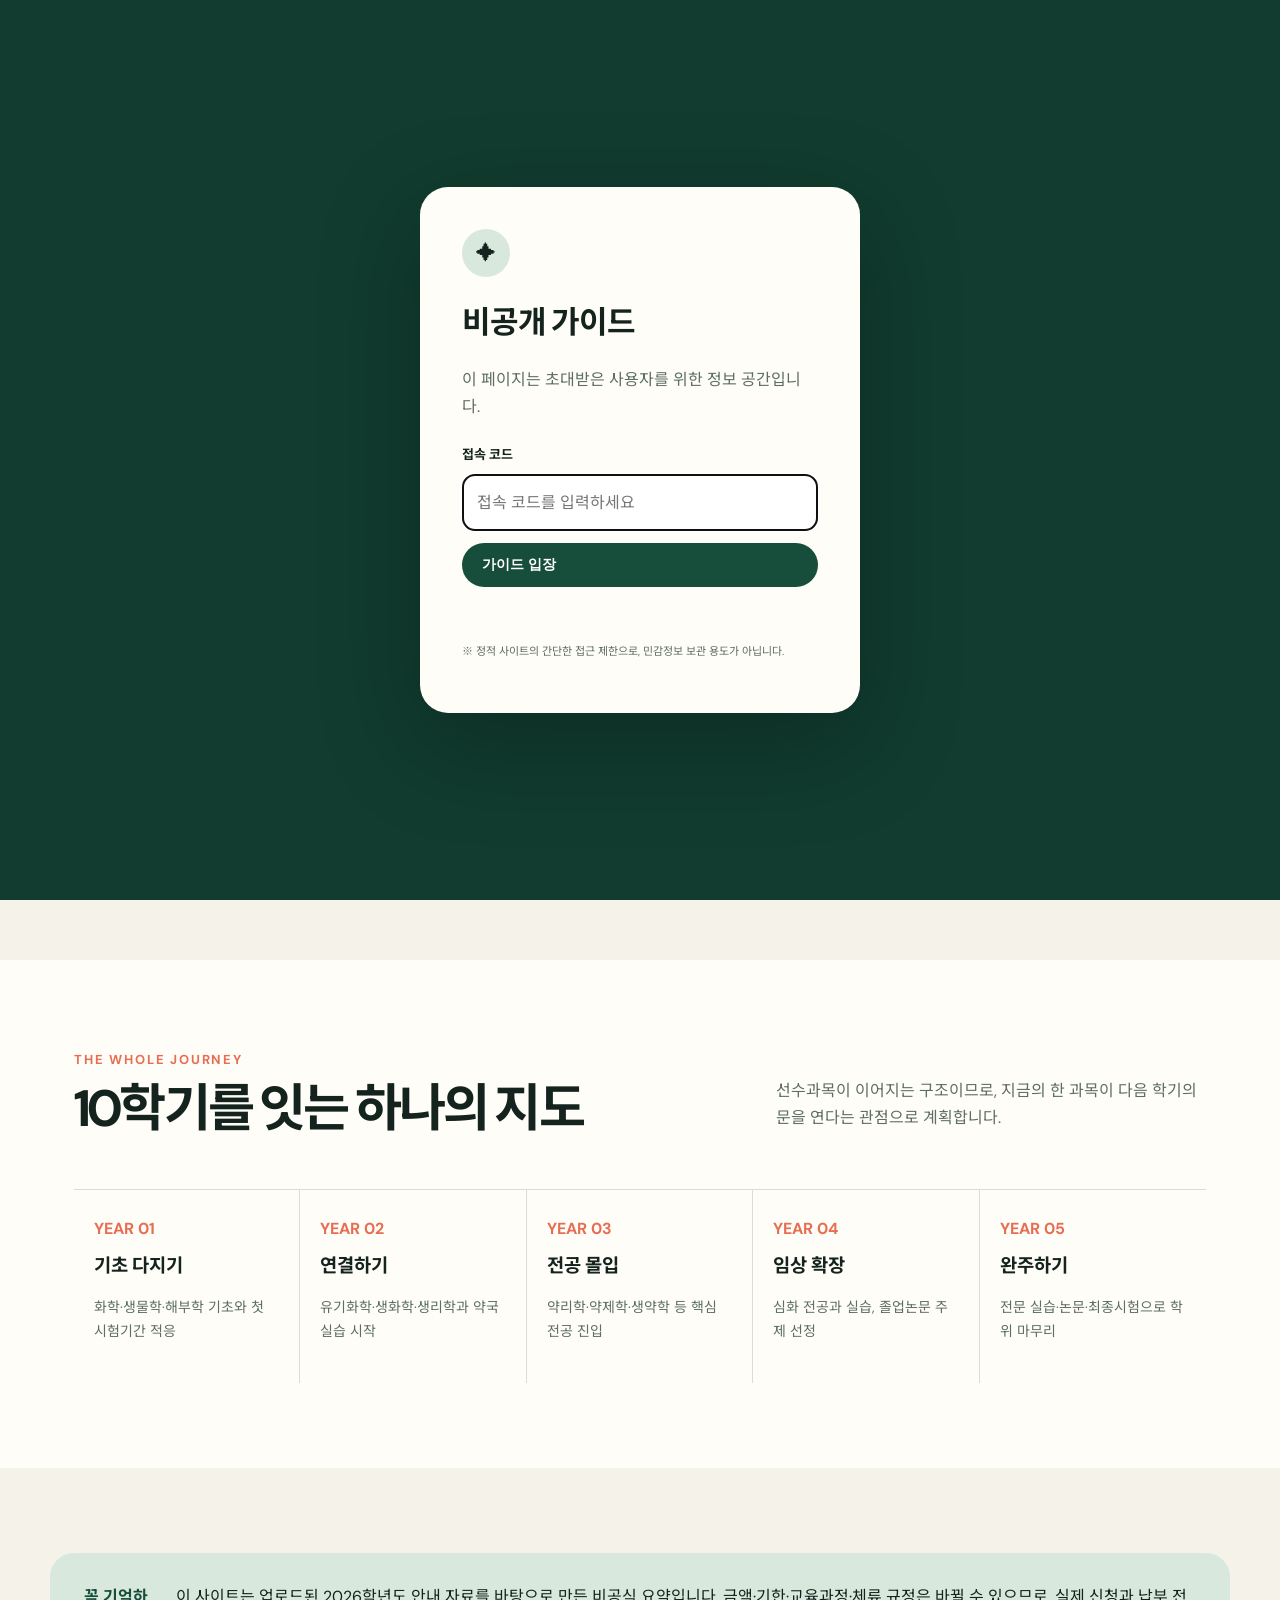
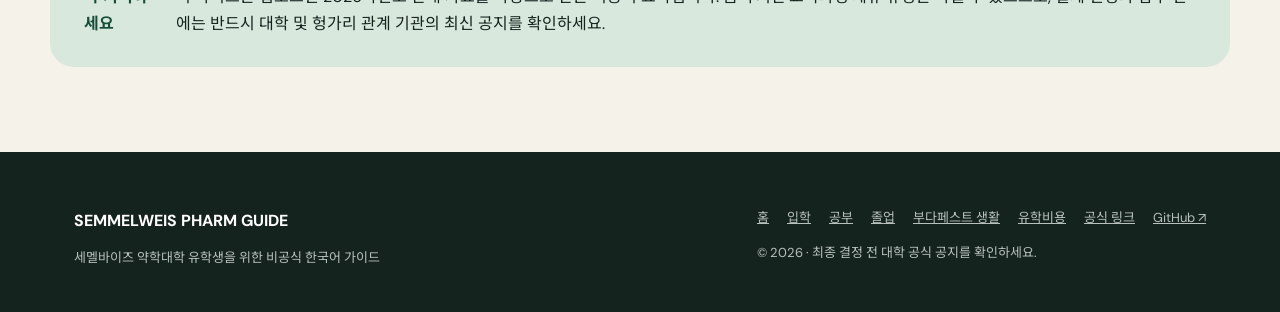
<file: docs/index.html>
<!doctype html><html lang="ko" class="locked"><head><meta charset="utf-8"><meta name="viewport" content="width=device-width,initial-scale=1"><meta name="description" content="세멜바이즈 대학교 약학대학 입학부터 졸업까지 정리한 한국어 가이드"><title>Semmelweis Pharm Guide</title><link rel="stylesheet" href="assets/styles.css"></head><body><div class="auth-overlay"><form class="auth-box" id="auth-form"><div class="lock">✦</div><h1>비공개 가이드</h1><p>이 페이지는 초대받은 사용자를 위한 정보 공간입니다.</p><label for="access-code">접속 코드</label><input id="access-code" type="password" autocomplete="current-password" required placeholder="접속 코드를 입력하세요"><button class="btn" type="submit">가이드 입장</button><p class="auth-error" role="alert"></p><p class="auth-note">※ 정적 사이트의 간단한 접근 제한으로, 민감정보 보관 용도가 아닙니다.</p></form></div><a class="skip" href="#main">본문으로 건너뛰기</a><header class="site-header"><nav class="nav" aria-label="주요 메뉴"><a class="brand" href="index.html"><span class="brand-mark">S</span>SEMMELWEIS PHARM GUIDE</a><button class="menu-btn" aria-label="메뉴 열기">☰</button><div class="nav-links" data-nav></div></nav></header><main id="main"><section class="container hero"><div><p class="eyebrow">Budapest · Pharmacy · 5-year journey</p><h1>입학부터 졸업까지,<br><em>흐름이 보이는</em> 약대 생활</h1><p class="lede">복잡한 입학 행정, 10학기의 공부, 부다페스트 정착과 졸업 준비를 한눈에 찾도록 정리한 실전형 한국어 가이드입니다.</p><div class="actions"><a class="btn" href="admission.html">입학 준비 시작</a><a class="btn secondary" href="study.html">학업 로드맵 보기</a></div></div><aside class="hero-panel"><figure class="university-emblem"><img src="assets/semmelweis-emblem.png" alt="세멜바이즈 대학교 문장" width="447" height="447"></figure><span class="eyebrow">PROGRAM AT A GLANCE</span><div class="number">5</div><h2>years · 10 semesters</h2><p>기초과학에서 임상약학, 논문과 최종시험까지 이어지는 통합형 약학 과정</p></aside></section><section class="container quick-grid" aria-label="빠른 메뉴"><a class="quick-card" href="admission.html"><span>01 · BEFORE</span><h3>입학 준비 →</h3><p>합격 수락, 납부, 서류, 등록</p></a><a class="quick-card" href="study.html"><span>02 · DURING</span><h3>공부 전략 →</h3><p>학년별 과목과 시험 루틴</p></a><a class="quick-card" href="graduation.html"><span>03 · AFTER</span><h3>졸업 설계 →</h3><p>실습, 논문, 최종시험</p></a><a class="quick-card" href="life.html"><span>04 · LIFE</span><h3>현지 생활 →</h3><p>주거, 체류, 건강과 예산</p></a></section><section class="section white"><div class="container"><div class="section-title"><div><span class="eyebrow">THE WHOLE JOURNEY</span><h2>10학기를 잇는 하나의 지도</h2></div><p>선수과목이 이어지는 구조이므로, 지금의 한 과목이 다음 학기의 문을 연다는 관점으로 계획합니다.</p></div><div class="timeline"><article><b>YEAR 01</b><h3>기초 다지기</h3><p>화학·생물학·해부학 기초와 첫 시험기간 적응</p></article><article><b>YEAR 02</b><h3>연결하기</h3><p>유기화학·생화학·생리학과 약국 실습 시작</p></article><article><b>YEAR 03</b><h3>전공 몰입</h3><p>약리학·약제학·생약학 등 핵심 전공 진입</p></article><article><b>YEAR 04</b><h3>임상 확장</h3><p>심화 전공과 실습, 졸업논문 주제 선정</p></article><article><b>YEAR 05</b><h3>완주하기</h3><p>전문 실습·논문·최종시험으로 학위 마무리</p></article></div></div></section><section class="section"><div class="container notice"><strong>꼭 기억하세요</strong><div>이 사이트는 업로드된 2026학년도 안내 자료를 바탕으로 만든 비공식 요약입니다. 금액·기한·교육과정·체류 규정은 바뀔 수 있으므로, 실제 신청과 납부 전에는 반드시 대학 및 헝가리 관계 기관의 최신 공지를 확인하세요.</div></div></section></main><footer class="site-footer"><div class="container footer-grid"><div><strong>SEMMELWEIS PHARM GUIDE</strong><p>세멜바이즈 약학대학 유학생을 위한 비공식 한국어 가이드</p></div><div><div class="footer-links" data-nav></div><p>© <span data-year></span> · 최종 결정 전 대학 공식 공지를 확인하세요.</p></div></div></footer><script src="assets/site.js"></script></body></html>
</file>
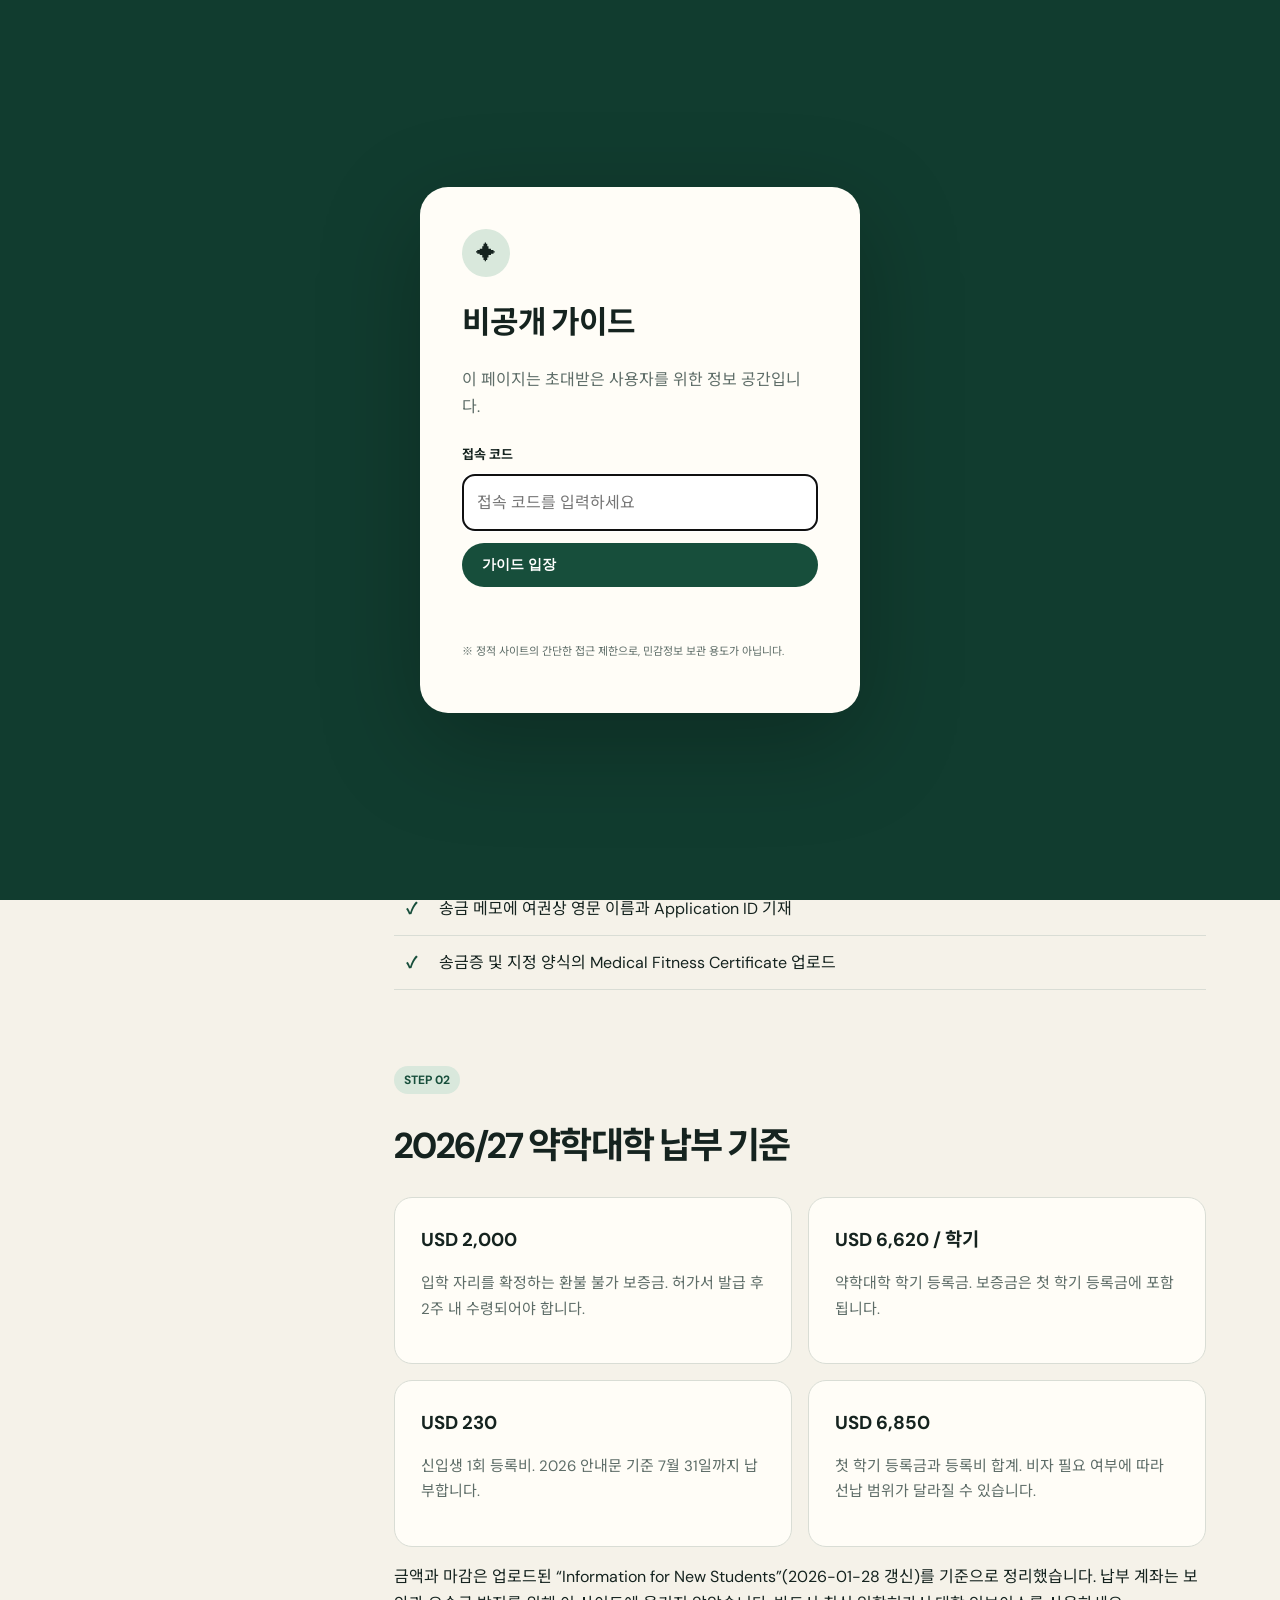
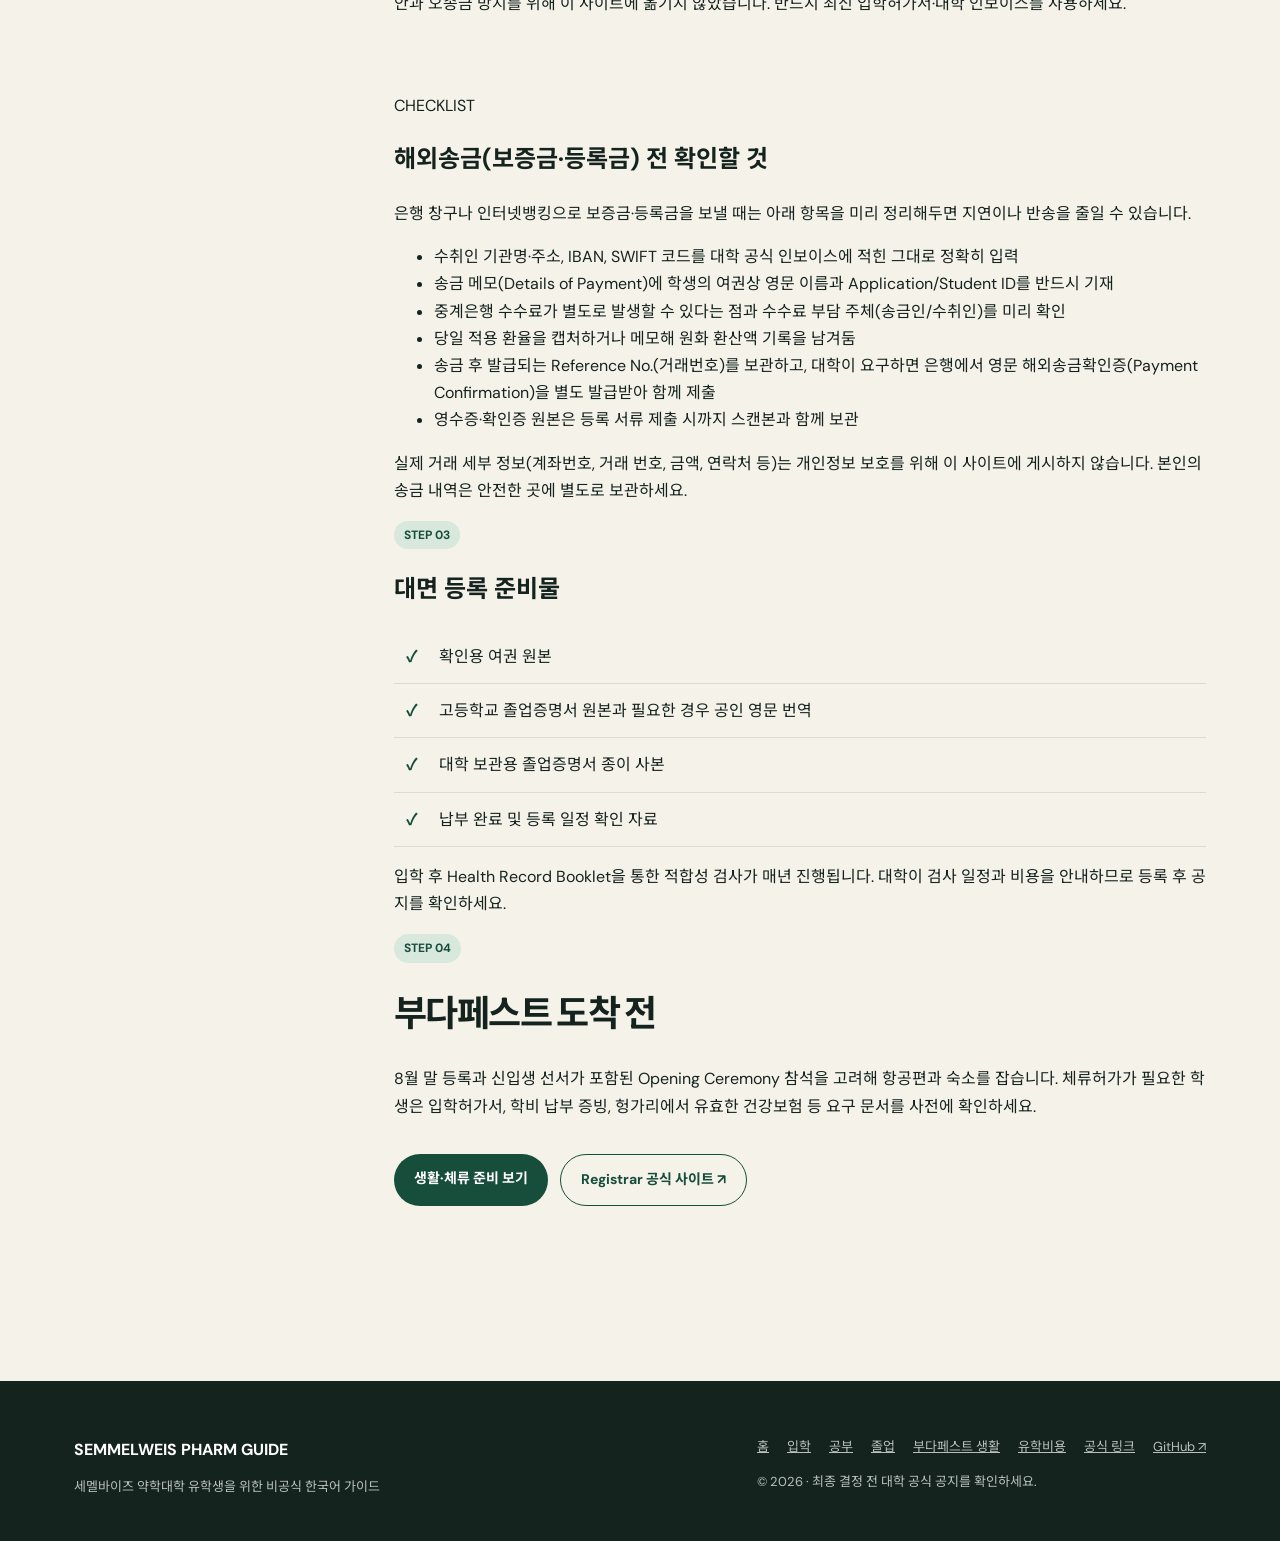
<file: docs/admission.html>
<!doctype html><html lang="ko" class="locked"><head><meta charset="utf-8"><meta name="viewport" content="width=device-width,initial-scale=1"><title>입학 준비 | Semmelweis Pharm Guide</title><link rel="stylesheet" href="assets/styles.css"></head><body><div class="auth-overlay"><form class="auth-box" id="auth-form"><div class="lock">✦</div><h1>비공개 가이드</h1><p>이 페이지는 초대받은 사용자를 위한 정보 공간입니다.</p><label for="access-code">접속 코드</label><input id="access-code" type="password" autocomplete="current-password" required placeholder="접속 코드를 입력하세요"><button class="btn" type="submit">가이드 입장</button><p class="auth-error" role="alert"></p><p class="auth-note">※ 정적 사이트의 간단한 접근 제한으로, 민감정보 보관 용도가 아닙니다.</p></form></div><a class="skip" href="#main">본문으로 건너뛰기</a><header class="site-header"><nav class="nav" aria-label="주요 메뉴"><a class="brand" href="index.html"><span class="brand-mark">S</span>SEMMELWEIS PHARM GUIDE</a><button class="menu-btn" aria-label="메뉴 열기">☰</button><div class="nav-links" data-nav></div></nav></header><main id="main"><section class="page-hero"><div class="container"><span class="eyebrow">ADMISSION</span><h1>합격 통지를<br>학생 신분으로 바꾸는 일</h1><p class="lede">입학 허가서를 받은 뒤 놓치기 쉬운 수락, 보증금, 의료 서류, 등록 절차를 순서대로 확인하세요.</p></div></section><div class="container content-layout"><aside class="side-nav"><a href="#accept">합격 수락</a><a href="#payment">학비·납부</a><a href="#remittance">해외송금 체크리스트</a><a href="#documents">등록 서류</a><a href="#arrival">도착 전</a></aside><article><section id="accept" class="article-section"><span class="tag">STEP 01</span><h2>허가서 발급일부터 2주</h2><p>2026 신입생 안내 기준, SEMAPHOR에서 입학 제안을 수락하고 보증금 또는 등록금을 송금한 뒤 송금증과 의료 적합 증명서를 업로드합니다. 국제송금은 영업일 3~5일이 걸릴 수 있으므로 마감일보다 충분히 일찍 처리하세요.</p><ul class="checklist"><li>Letter of Admission의 이름·과정·지원 ID 확인</li><li>SEMAPHOR에서 입학 의사 표시</li><li>송금 메모에 여권상 영문 이름과 Application ID 기재</li><li>송금증 및 지정 양식의 Medical Fitness Certificate 업로드</li></ul></section><section id="payment" class="article-section"><span class="tag">STEP 02</span><h2>2026/27 약학대학 납부 기준</h2><div class="cards"><div class="card"><h3>USD 2,000</h3><p>입학 자리를 확정하는 환불 불가 보증금. 허가서 발급 후 2주 내 수령되어야 합니다.</p></div><div class="card"><h3>USD 6,620 / 학기</h3><p>약학대학 학기 등록금. 보증금은 첫 학기 등록금에 포함됩니다.</p></div><div class="card"><h3>USD 230</h3><p>신입생 1회 등록비. 2026 안내문 기준 7월 31일까지 납부합니다.</p></div><div class="card"><h3>USD 6,850</h3><p>첫 학기 등록금과 등록비 합계. 비자 필요 여부에 따라 선납 범위가 달라질 수 있습니다.</p></div></div><p class=”source-note”>금액과 마감은 업로드된 “Information for New Students”(2026-01-28 갱신)를 기준으로 정리했습니다. 납부 계좌는 보안과 오송금 방지를 위해 이 사이트에 옮기지 않았습니다. 반드시 최신 입학허가서·대학 인보이스를 사용하세요.</p></section><section id=”remittance” class=”article-section”><span class=”tag”>CHECKLIST</span><h2>해외송금(보증금·등록금) 전 확인할 것</h2><p>은행 창구나 인터넷뱅킹으로 보증금·등록금을 보낼 때는 아래 항목을 미리 정리해두면 지연이나 반송을 줄일 수 있습니다.</p><ul class=”checklist”><li>수취인 기관명·주소, IBAN, SWIFT 코드를 대학 공식 인보이스에 적힌 그대로 정확히 입력</li><li>송금 메모(Details of Payment)에 학생의 여권상 영문 이름과 Application/Student ID를 반드시 기재</li><li>중계은행 수수료가 별도로 발생할 수 있다는 점과 수수료 부담 주체(송금인/수취인)를 미리 확인</li><li>당일 적용 환율을 캡처하거나 메모해 원화 환산액 기록을 남겨둠</li><li>송금 후 발급되는 Reference No.(거래번호)를 보관하고, 대학이 요구하면 은행에서 영문 해외송금확인증(Payment Confirmation)을 별도 발급받아 함께 제출</li><li>영수증·확인증 원본은 등록 서류 제출 시까지 스캔본과 함께 보관</li></ul><p class=”source-note”>실제 거래 세부 정보(계좌번호, 거래 번호, 금액, 연락처 등)는 개인정보 보호를 위해 이 사이트에 게시하지 않습니다. 본인의 송금 내역은 안전한 곳에 별도로 보관하세요.</p></section><section id=”documents” class=”article-section”><span class="tag">STEP 03</span><h2>대면 등록 준비물</h2><ul class="checklist"><li>확인용 여권 원본</li><li>고등학교 졸업증명서 원본과 필요한 경우 공인 영문 번역</li><li>대학 보관용 졸업증명서 종이 사본</li><li>납부 완료 및 등록 일정 확인 자료</li></ul><p>입학 후 Health Record Booklet을 통한 적합성 검사가 매년 진행됩니다. 대학이 검사 일정과 비용을 안내하므로 등록 후 공지를 확인하세요.</p></section><section id="arrival" class="article-section"><span class="tag">STEP 04</span><h2>부다페스트 도착 전</h2><p>8월 말 등록과 신입생 선서가 포함된 Opening Ceremony 참석을 고려해 항공편과 숙소를 잡습니다. 체류허가가 필요한 학생은 입학허가서, 학비 납부 증빙, 헝가리에서 유효한 건강보험 등 요구 문서를 사전에 확인하세요.</p><div class="actions"><a class="btn" href="life.html">생활·체류 준비 보기</a><a class="btn secondary" href="https://semmelweis.hu/registrar/" target="_blank" rel="noopener">Registrar 공식 사이트 ↗</a></div></section></article></div></main><footer class="site-footer"><div class="container footer-grid"><div><strong>SEMMELWEIS PHARM GUIDE</strong><p>세멜바이즈 약학대학 유학생을 위한 비공식 한국어 가이드</p></div><div><div class="footer-links" data-nav></div><p>© <span data-year></span> · 최종 결정 전 대학 공식 공지를 확인하세요.</p></div></div></footer><script src="assets/site.js"></script></body></html>
</file>
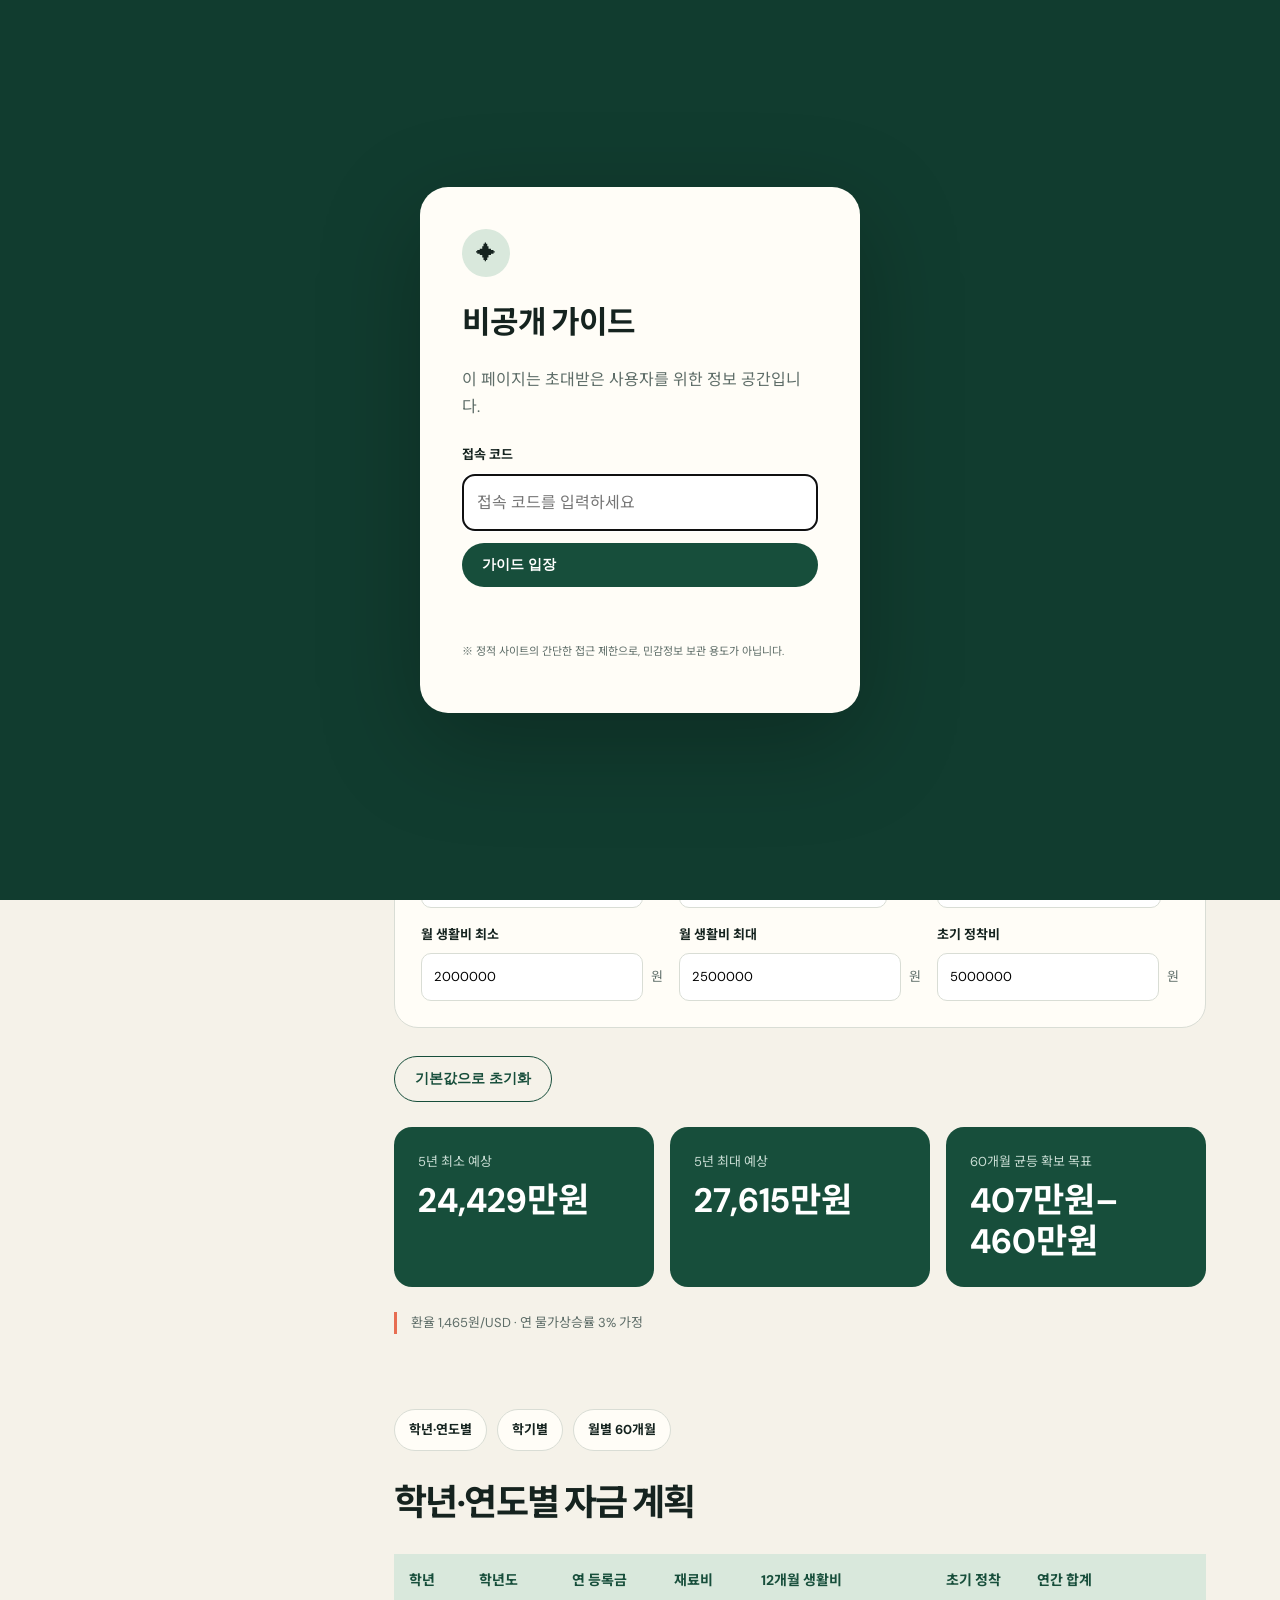
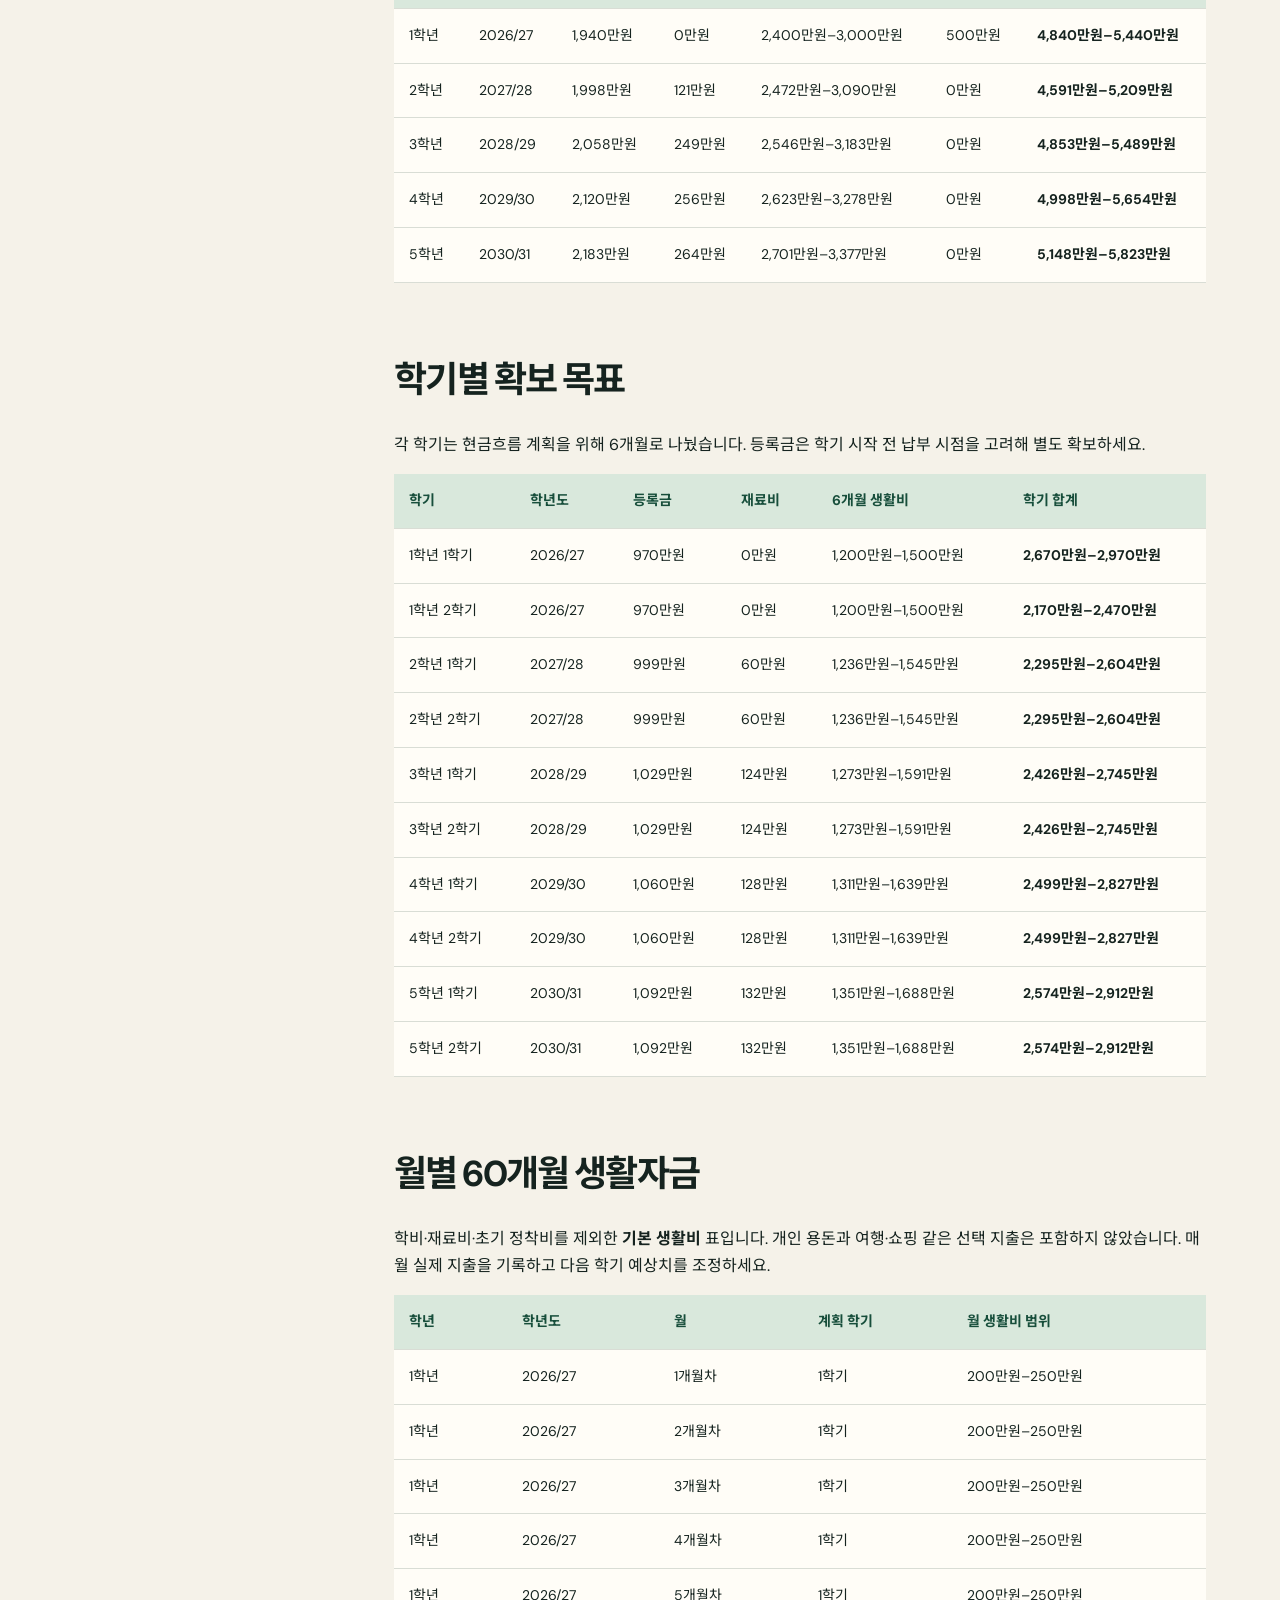
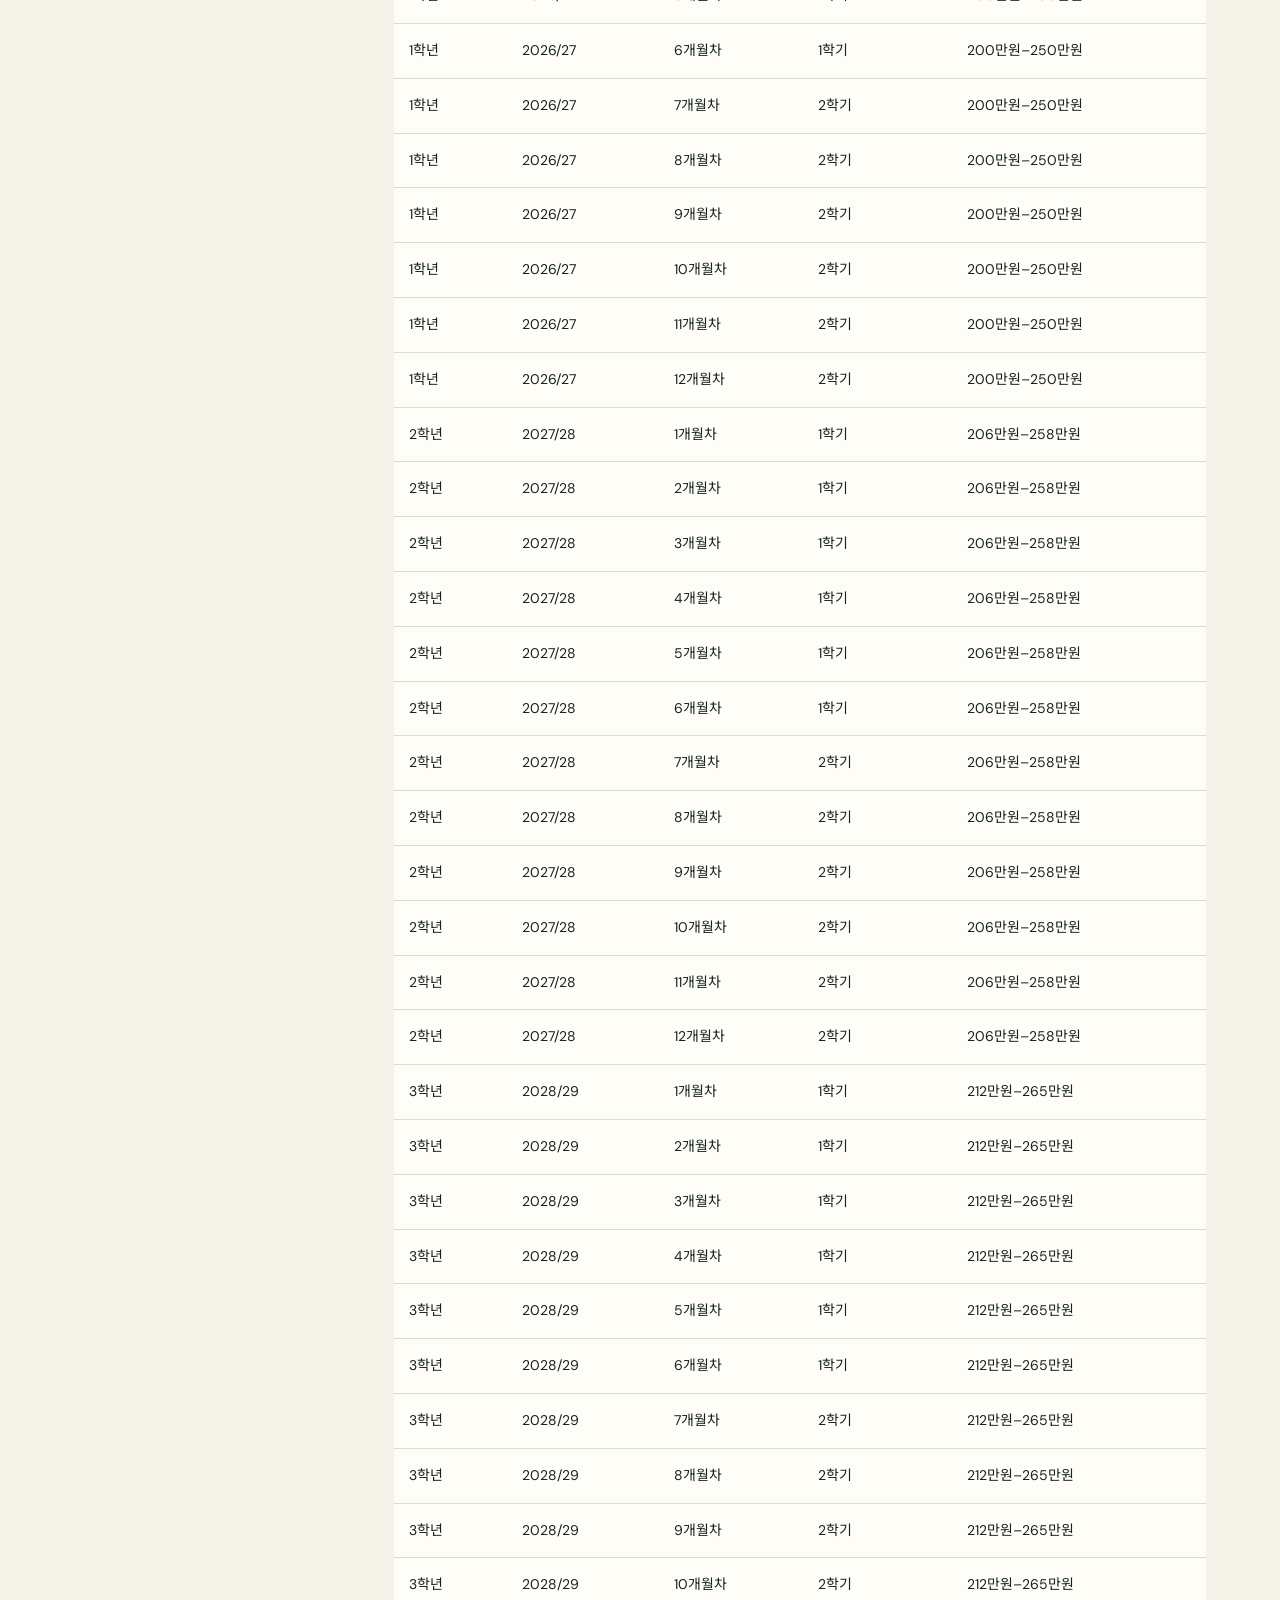
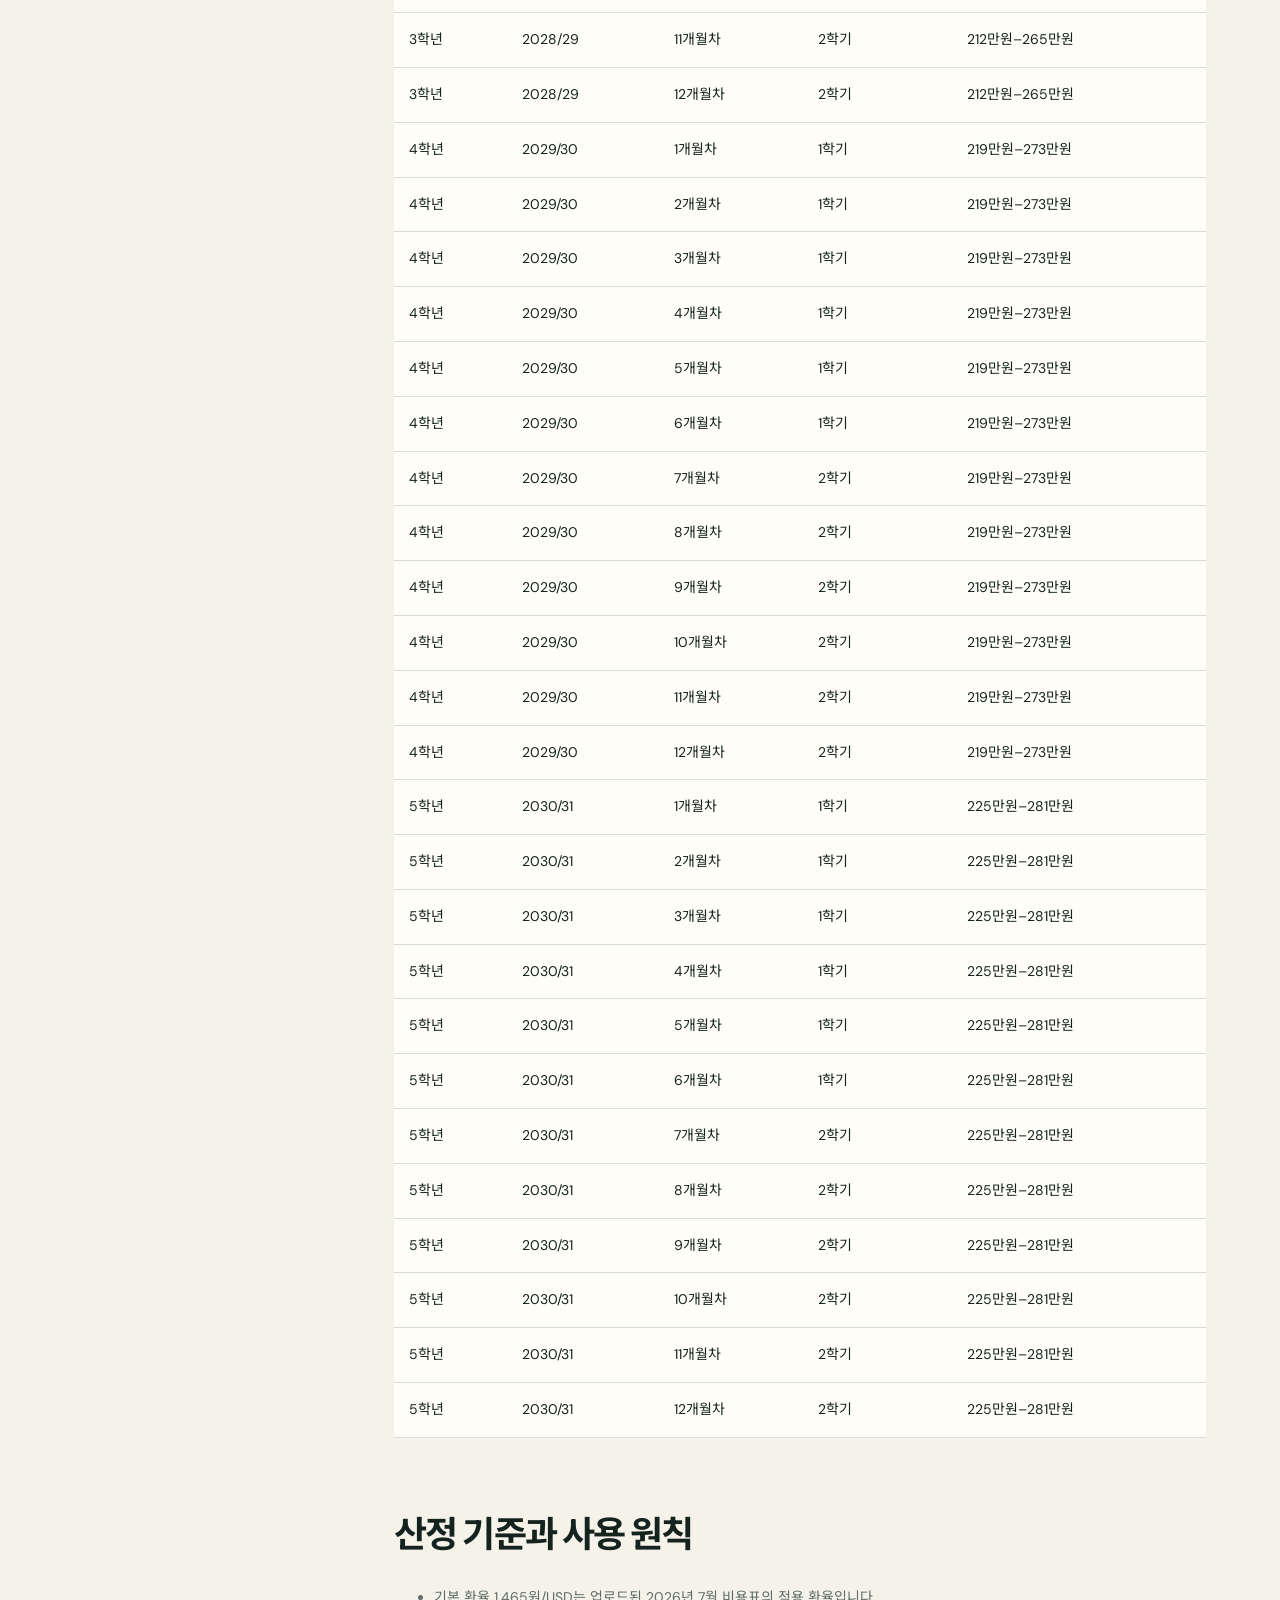
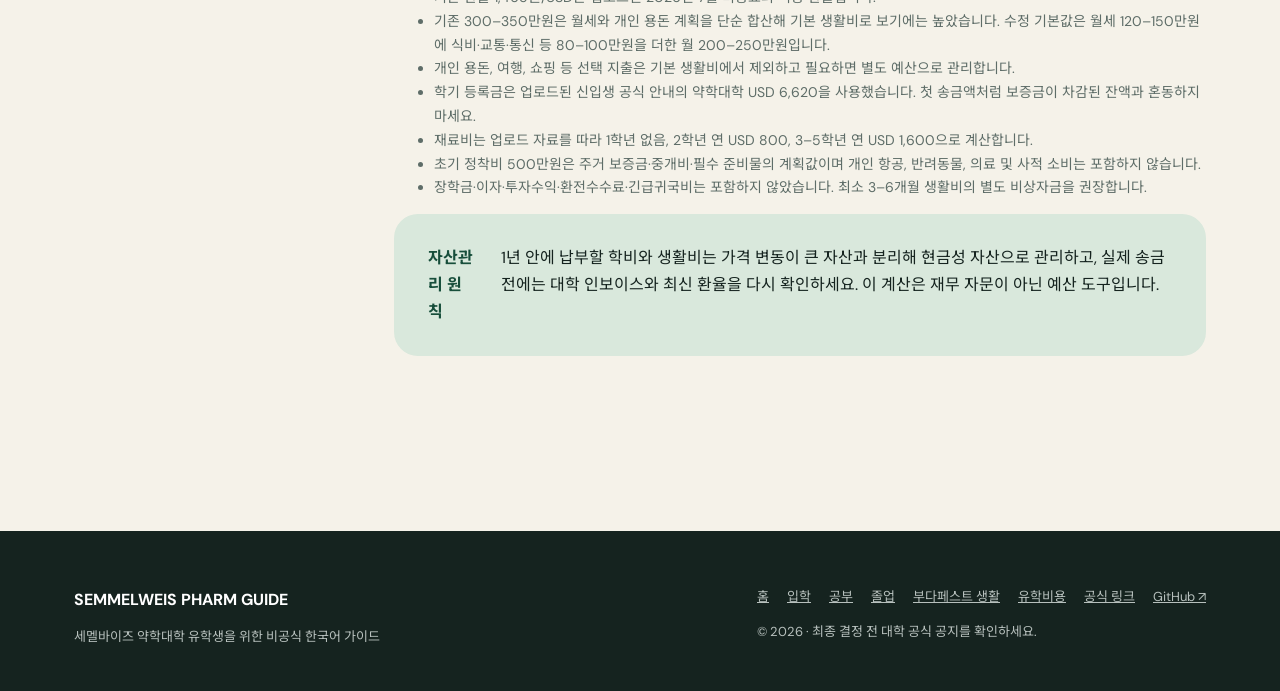
<file: docs/costs.html>
<!doctype html>
<html lang="ko" class="locked">
<head>
  <meta charset="utf-8">
  <meta name="viewport" content="width=device-width,initial-scale=1">
  <meta name="description" content="세멜바이즈 약학대학 5년 유학비용 및 현금 확보 계획 계산기">
  <title>유학비용 | Semmelweis Pharm Guide</title>
  <link rel="stylesheet" href="assets/styles.css">
</head>
<body>
  <div class="auth-overlay">
    <form class="auth-box" id="auth-form">
      <div class="lock">✦</div><h1>비공개 가이드</h1>
      <p>이 페이지는 초대받은 사용자를 위한 정보 공간입니다.</p>
      <label for="access-code">접속 코드</label>
      <input id="access-code" type="password" autocomplete="current-password" required placeholder="접속 코드를 입력하세요">
      <button class="btn" type="submit">가이드 입장</button>
      <p class="auth-error" role="alert"></p>
      <p class="auth-note">※ 정적 사이트의 간단한 접근 제한으로, 민감정보 보관 용도가 아닙니다.</p>
    </form>
  </div>
  <a class="skip" href="#main">본문으로 건너뛰기</a>
  <header class="site-header">
    <nav class="nav" aria-label="주요 메뉴">
      <a class="brand" href="index.html"><span class="brand-mark">S</span>SEMMELWEIS PHARM GUIDE</a>
      <button class="menu-btn" aria-label="메뉴 열기">☰</button><div class="nav-links" data-nav></div>
    </nav>
  </header>
  <main id="main">
    <section class="page-hero"><div class="container">
      <span class="eyebrow">FUNDING PLAN · 2026–2031</span>
      <h1>5년의 비용을<br>지금부터 준비하기</h1>
      <p class="lede">업로드된 비용표의 환율·학비·월세·생활비 범위를 출발점으로 만든 현금 확보 계획입니다. 실제 환율과 생활 계획을 입력하면 학년·학기·월 단위 예상액이 바로 바뀝니다.</p>
    </div></section>
    <div class="container content-layout">
      <aside class="side-nav"><a href="#calculator">계산 조건</a><a href="#yearly">학년·연도별</a><a href="#semester">학기별</a><a href="#monthly">월별</a><a href="#assumptions">산정 기준</a></aside>
      <article>
        <section id="calculator" class="article-section">
          <span class="tag">EDITABLE PLAN</span><h2>우리 집의 가정으로 다시 계산</h2>
          <p>아래 값은 모두 수정할 수 있습니다. 기본 월 생활비는 월세 120–150만원과 식비·교통·통신 등 80–100만원을 합친 <strong>200–250만원</strong>으로 조정했습니다. 초기 정착비에는 보증금·중개비·필수 물품처럼 첫해에만 필요한 현금을 넣으세요.</p>
          <form id="cost-form" class="cost-controls">
            <div class="cost-field"><label for="usdKrw">USD 환율</label><div><input id="usdKrw" name="usdKrw" type="number" min="1" step="1" value="1465">원</div></div>
            <div class="cost-field"><label for="tuitionUsd">학기 등록금</label><div><input id="tuitionUsd" name="tuitionUsd" type="number" min="0" step="10" value="6620">USD</div></div>
            <div class="cost-field"><label for="annualInflation">연 물가상승률</label><div><input id="annualInflation" name="annualInflation" type="number" min="0" max="30" step="0.5" value="3">%</div></div>
            <div class="cost-field"><label for="monthlyMin">월 생활비 최소</label><div><input id="monthlyMin" name="monthlyMin" type="number" min="0" step="10000" value="2000000">원</div></div>
            <div class="cost-field"><label for="monthlyMax">월 생활비 최대</label><div><input id="monthlyMax" name="monthlyMax" type="number" min="0" step="10000" value="2500000">원</div></div>
            <div class="cost-field"><label for="initialSetup">초기 정착비</label><div><input id="initialSetup" name="initialSetup" type="number" min="0" step="10000" value="5000000">원</div></div>
          </form>
          <button id="reset-costs" class="btn secondary" type="button">기본값으로 초기화</button>
          <div class="cost-summary" aria-live="polite">
            <div class="cost-stat"><span>5년 최소 예상</span><strong id="total-min">–</strong></div>
            <div class="cost-stat"><span>5년 최대 예상</span><strong id="total-max">–</strong></div>
            <div class="cost-stat"><span>60개월 균등 확보 목표</span><strong id="monthly-target">–</strong></div>
          </div>
          <p id="calculated-at" class="source-note"></p>
        </section>
        <nav class="table-tabs" aria-label="비용표 바로가기"><a href="#yearly">학년·연도별</a><a href="#semester">학기별</a><a href="#monthly">월별 60개월</a></nav>
        <section id="yearly" class="article-section"><h2>학년·연도별 자금 계획</h2><div class="table-wrap"><table><thead><tr><th>학년</th><th>학년도</th><th>연 등록금</th><th>재료비</th><th>12개월 생활비</th><th>초기 정착</th><th>연간 합계</th></tr></thead><tbody id="yearly-body"></tbody></table></div></section>
        <section id="semester" class="article-section"><h2>학기별 확보 목표</h2><p>각 학기는 현금흐름 계획을 위해 6개월로 나눴습니다. 등록금은 학기 시작 전 납부 시점을 고려해 별도 확보하세요.</p><div class="table-wrap"><table><thead><tr><th>학기</th><th>학년도</th><th>등록금</th><th>재료비</th><th>6개월 생활비</th><th>학기 합계</th></tr></thead><tbody id="semester-body"></tbody></table></div></section>
        <section id="monthly" class="article-section"><h2>월별 60개월 생활자금</h2><p>학비·재료비·초기 정착비를 제외한 <strong>기본 생활비</strong> 표입니다. 개인 용돈과 여행·쇼핑 같은 선택 지출은 포함하지 않았습니다. 매월 실제 지출을 기록하고 다음 학기 예상치를 조정하세요.</p><div class="table-wrap"><table><thead><tr><th>학년</th><th>학년도</th><th>월</th><th>계획 학기</th><th>월 생활비 범위</th></tr></thead><tbody id="monthly-body"></tbody></table></div></section>
        <section id="assumptions" class="article-section"><h2>산정 기준과 사용 원칙</h2><ul class="assumption-list"><li>기본 환율 1,465원/USD는 업로드된 2026년 7월 비용표의 적용 환율입니다.</li><li>기존 300–350만원은 월세와 개인 용돈 계획을 단순 합산해 기본 생활비로 보기에는 높았습니다. 수정 기본값은 월세 120–150만원에 식비·교통·통신 등 80–100만원을 더한 월 200–250만원입니다.</li><li>개인 용돈, 여행, 쇼핑 등 선택 지출은 기본 생활비에서 제외하고 필요하면 별도 예산으로 관리합니다.</li><li>학기 등록금은 업로드된 신입생 공식 안내의 약학대학 USD 6,620을 사용했습니다. 첫 송금액처럼 보증금이 차감된 잔액과 혼동하지 마세요.</li><li>재료비는 업로드 자료를 따라 1학년 없음, 2학년 연 USD 800, 3–5학년 연 USD 1,600으로 계산합니다.</li><li>초기 정착비 500만원은 주거 보증금·중개비·필수 준비물의 계획값이며 개인 항공, 반려동물, 의료 및 사적 소비는 포함하지 않습니다.</li><li>장학금·이자·투자수익·환전수수료·긴급귀국비는 포함하지 않았습니다. 최소 3–6개월 생활비의 별도 비상자금을 권장합니다.</li></ul><div class="notice"><strong>자산관리 원칙</strong><div>1년 안에 납부할 학비와 생활비는 가격 변동이 큰 자산과 분리해 현금성 자산으로 관리하고, 실제 송금 전에는 대학 인보이스와 최신 환율을 다시 확인하세요. 이 계산은 재무 자문이 아닌 예산 도구입니다.</div></div></section>
      </article>
    </div>
  </main>
  <footer class="site-footer"><div class="container footer-grid"><div><strong>SEMMELWEIS PHARM GUIDE</strong><p>세멜바이즈 약학대학 유학생을 위한 비공식 한국어 가이드</p></div><div><div class="footer-links" data-nav></div><p>© <span data-year></span> · 최종 결정 전 대학 공식 공지를 확인하세요.</p></div></div></footer>
  <script src="assets/site.js"></script><script src="assets/costs.js"></script>
</body>
</html>
</file>
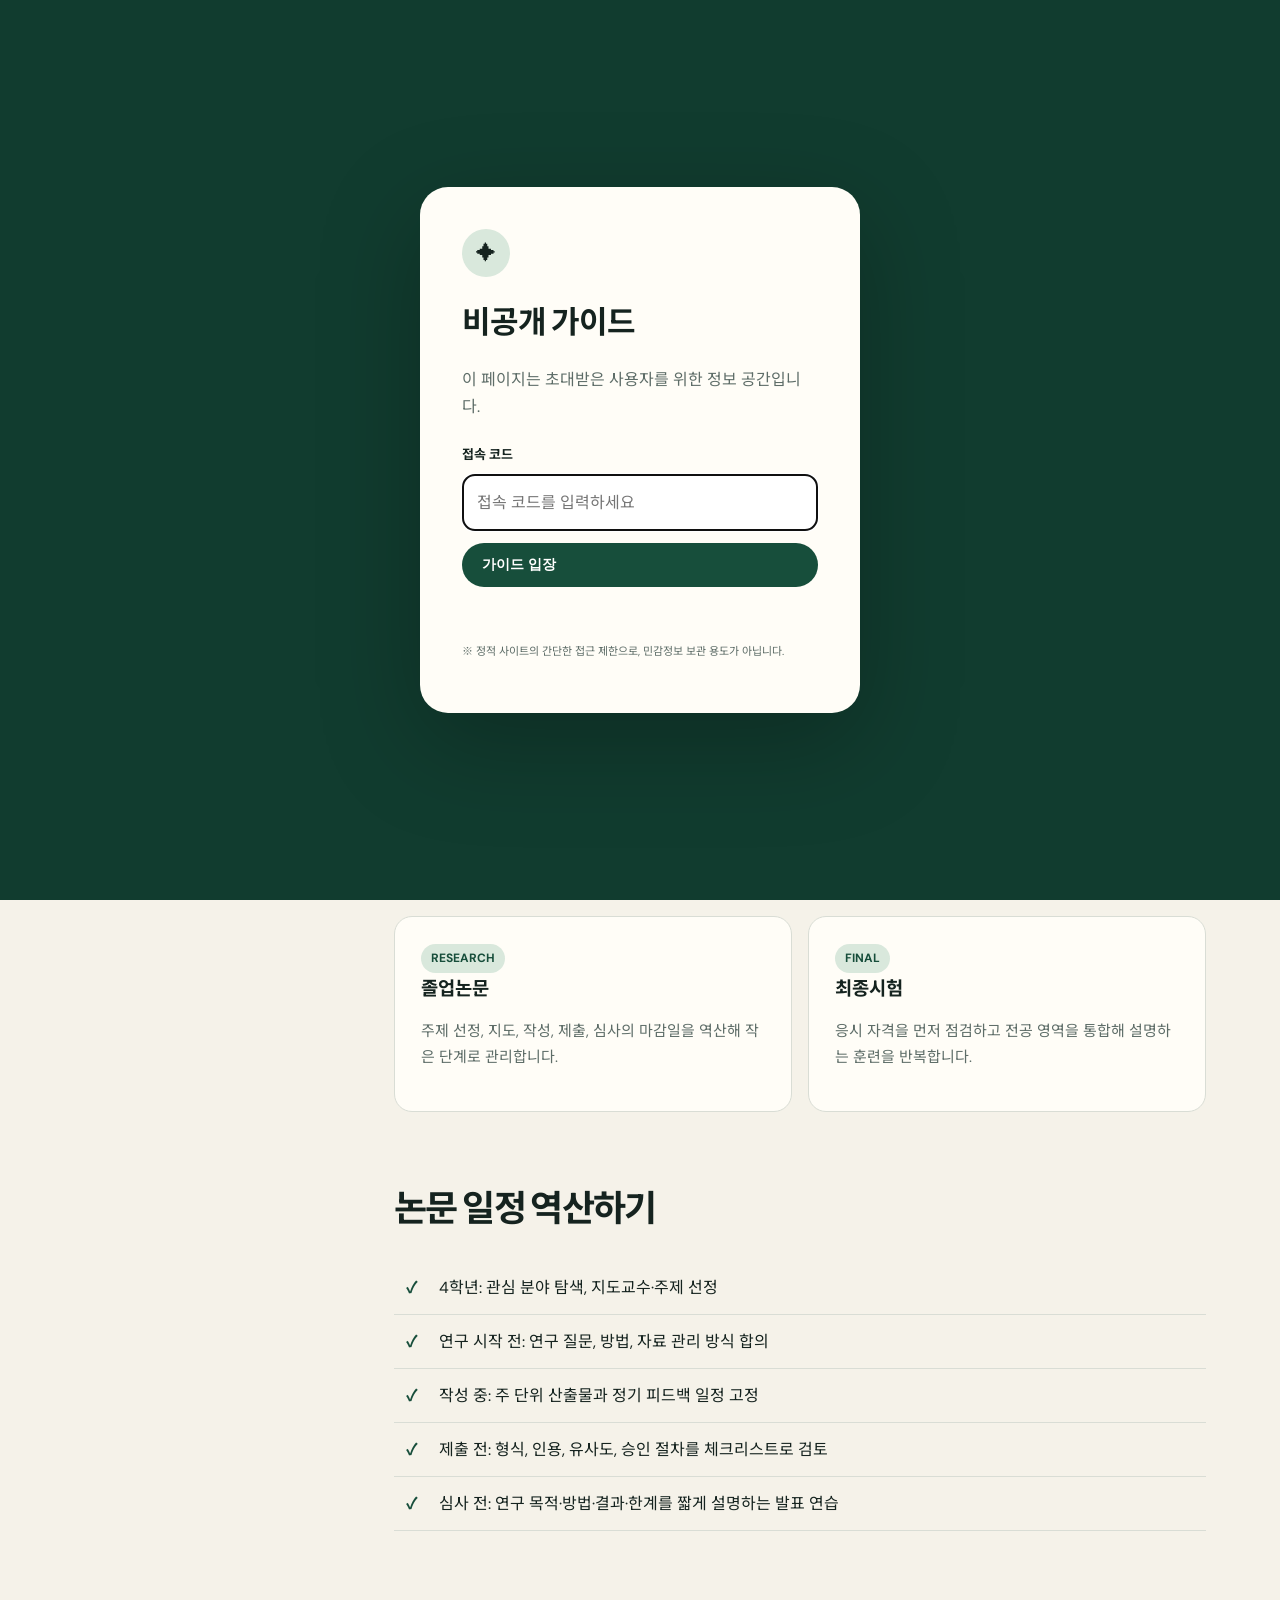
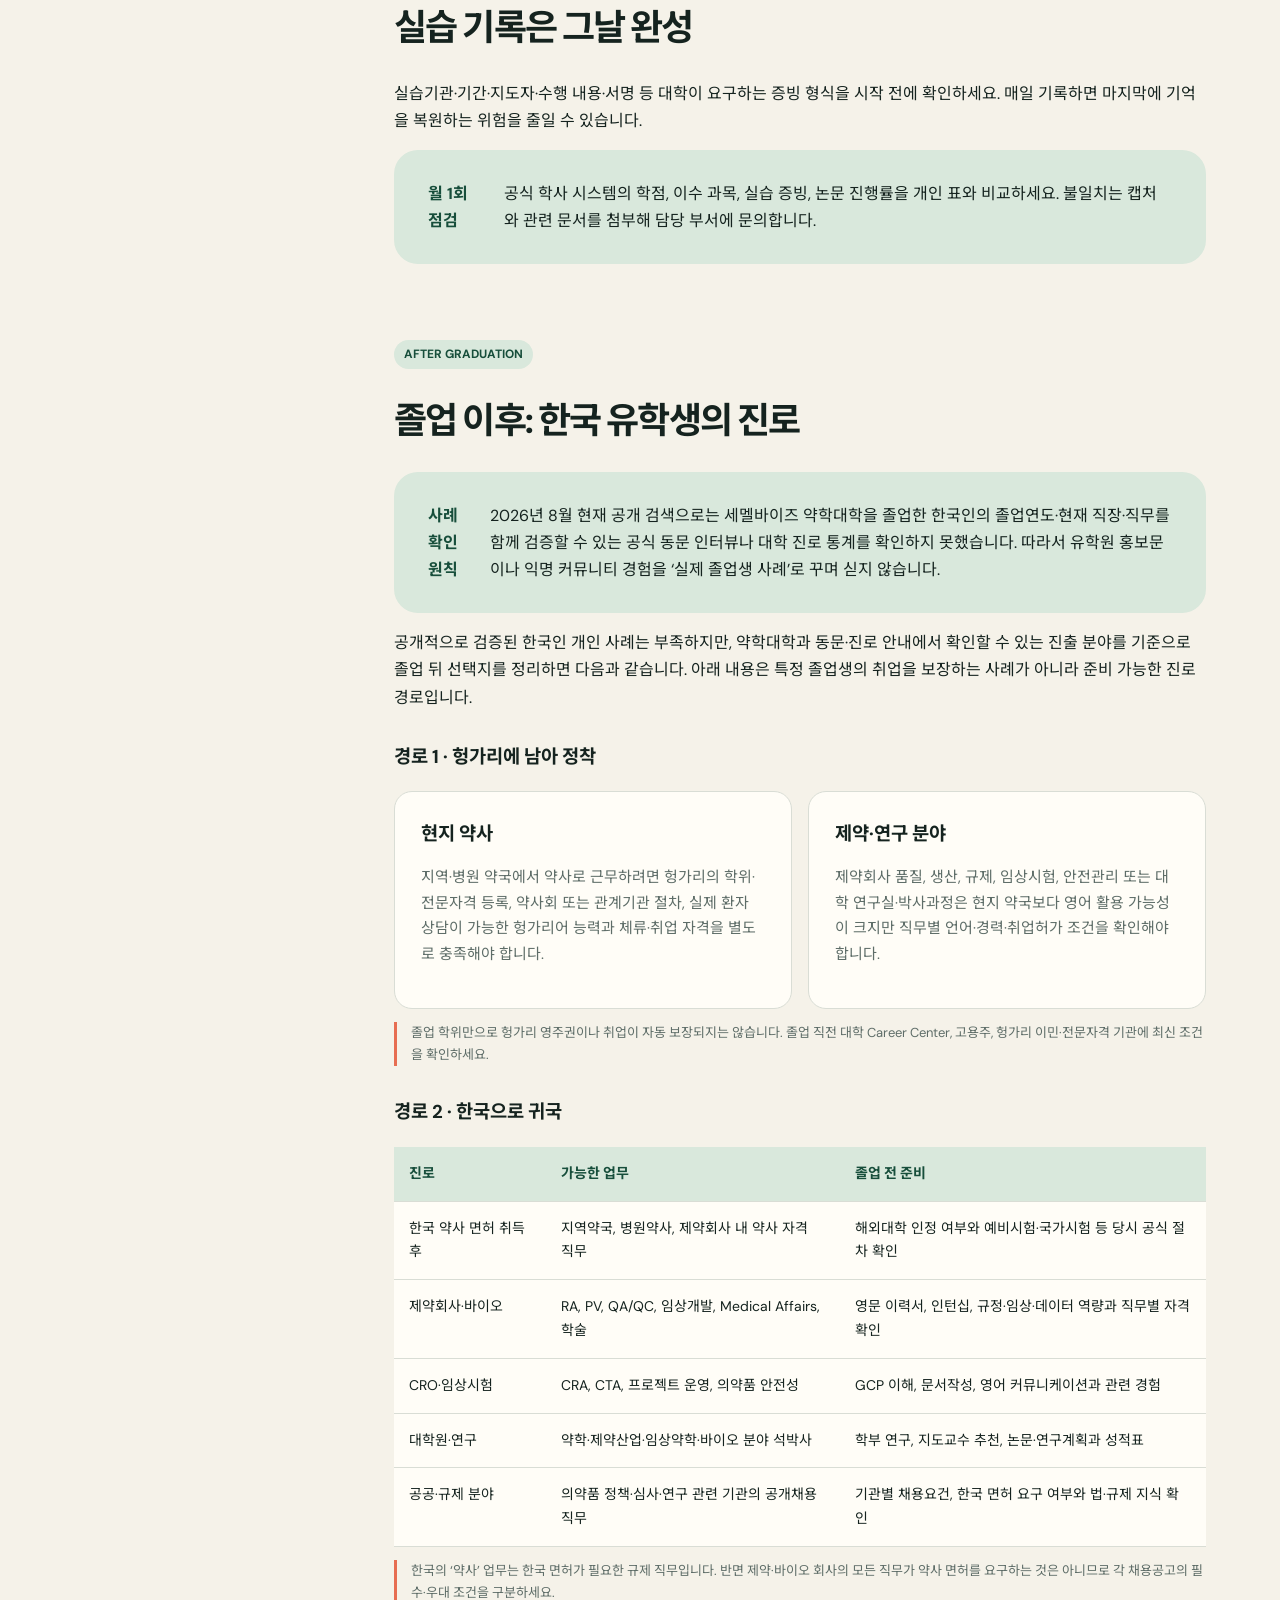
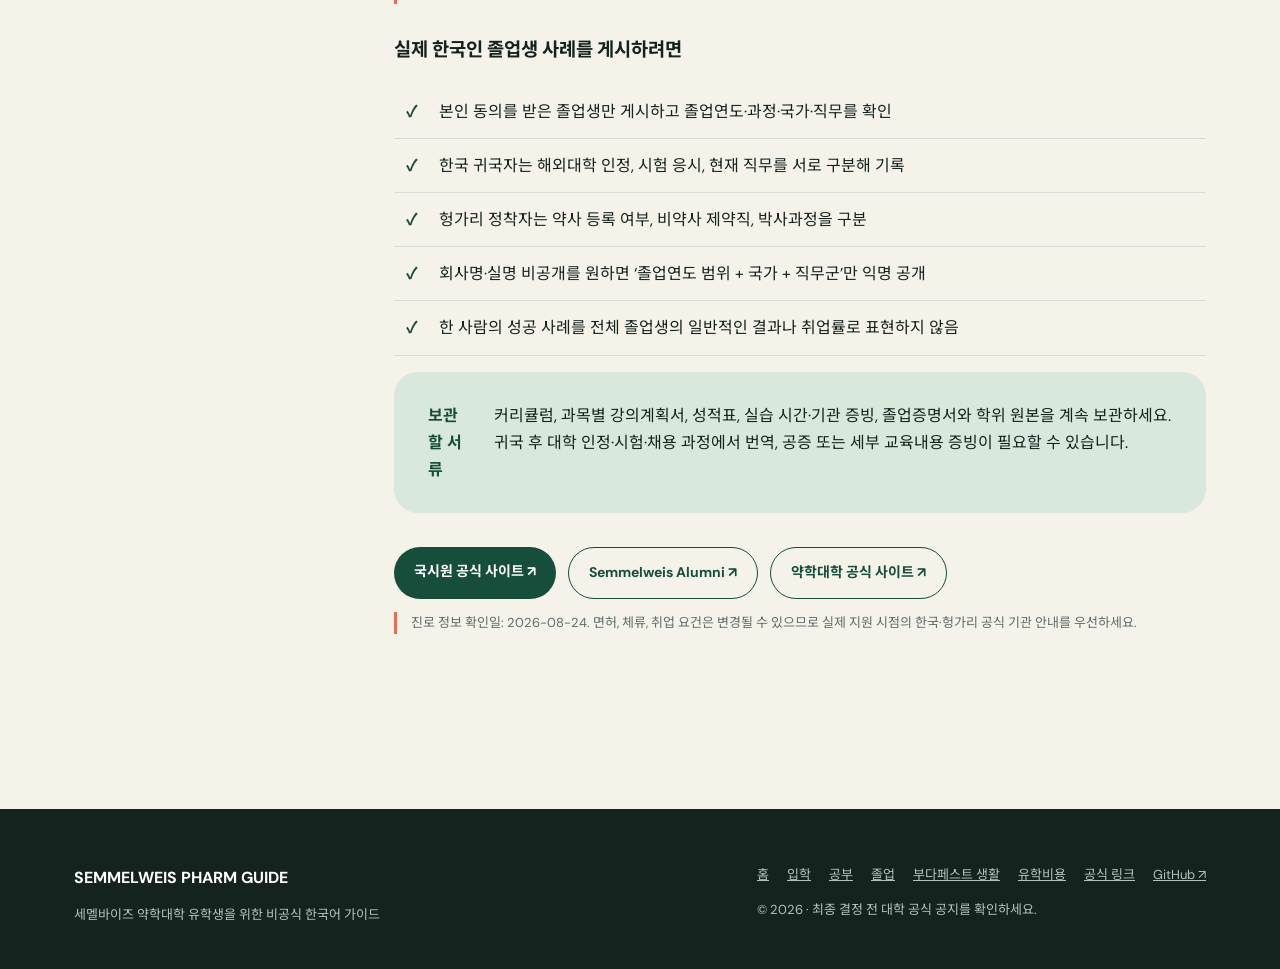
<file: docs/graduation.html>
<!doctype html><html lang="ko" class="locked"><head><meta charset="utf-8"><meta name="viewport" content="width=device-width,initial-scale=1"><title>졸업 준비 | Semmelweis Pharm Guide</title><link rel="stylesheet" href="assets/styles.css"></head><body><div class="auth-overlay"><form class="auth-box" id="auth-form"><div class="lock">✦</div><h1>비공개 가이드</h1><p>이 페이지는 초대받은 사용자를 위한 정보 공간입니다.</p><label for="access-code">접속 코드</label><input id="access-code" type="password" autocomplete="current-password" required placeholder="접속 코드를 입력하세요"><button class="btn" type="submit">가이드 입장</button><p class="auth-error" role="alert"></p><p class="auth-note">※ 정적 사이트의 간단한 접근 제한으로, 민감정보 보관 용도가 아닙니다.</p></form></div><a class="skip" href="#main">본문으로 건너뛰기</a><header class="site-header"><nav class="nav" aria-label="주요 메뉴"><a class="brand" href="index.html"><span class="brand-mark">S</span>SEMMELWEIS PHARM GUIDE</a><button class="menu-btn" aria-label="메뉴 열기">☰</button><div class="nav-links" data-nav></div></nav></header><main id="main"><section class="page-hero"><div class="container"><span class="eyebrow">GRADUATION</span><h1>마지막 학기보다<br>먼저 시작하는 졸업</h1><p class="lede">실습, 졸업논문, 최종시험은 따로 떨어진 일이 아닙니다. 4학년부터 기록과 일정을 연결해 졸업 요건을 차근차근 완성하세요.</p></div></section><div class="container content-layout"><aside class="side-nav"><a href="#requirements">핵심 요건</a><a href="#thesis">졸업논문</a><a href="#practice">전문실습</a><a href="#after">졸업 이후</a></aside><article><section id="requirements" class="article-section"><h2>완주를 위한 세 축</h2><div class="cards"><div class="card"><span class="tag">ACADEMIC</span><h3>교과·선수 요건</h3><p>정해진 교육과정과 선수과목을 이수하고 학사 시스템의 개인 이수 현황을 정기적으로 대조합니다.</p></div><div class="card"><span class="tag">PRACTICE</span><h3>필수 전문실습</h3><p>약국·병원 등 지정된 실습의 기간, 증빙, 평가 요건을 공식 공지에서 확인합니다.</p></div><div class="card"><span class="tag">RESEARCH</span><h3>졸업논문</h3><p>주제 선정, 지도, 작성, 제출, 심사의 마감일을 역산해 작은 단계로 관리합니다.</p></div><div class="card"><span class="tag">FINAL</span><h3>최종시험</h3><p>응시 자격을 먼저 점검하고 전공 영역을 통합해 설명하는 훈련을 반복합니다.</p></div></div></section><section id="thesis" class="article-section"><h2>논문 일정 역산하기</h2><ul class="checklist"><li>4학년: 관심 분야 탐색, 지도교수·주제 선정</li><li>연구 시작 전: 연구 질문, 방법, 자료 관리 방식 합의</li><li>작성 중: 주 단위 산출물과 정기 피드백 일정 고정</li><li>제출 전: 형식, 인용, 유사도, 승인 절차를 체크리스트로 검토</li><li>심사 전: 연구 목적·방법·결과·한계를 짧게 설명하는 발표 연습</li></ul></section><section id="practice" class="article-section"><h2>실습 기록은 그날 완성</h2><p>실습기관·기간·지도자·수행 내용·서명 등 대학이 요구하는 증빙 형식을 시작 전에 확인하세요. 매일 기록하면 마지막에 기억을 복원하는 위험을 줄일 수 있습니다.</p><div class="notice"><strong>월 1회 점검</strong><div>공식 학사 시스템의 학점, 이수 과목, 실습 증빙, 논문 진행률을 개인 표와 비교하세요. 불일치는 캡처와 관련 문서를 첨부해 담당 부서에 문의합니다.</div></div></section><section id="after" class="article-section"><span class="tag">AFTER GRADUATION</span><h2>졸업 이후: 한국 유학생의 진로</h2><div class="notice"><strong>사례 확인 원칙</strong><div>2026년 8월 현재 공개 검색으로는 세멜바이즈 약학대학을 졸업한 한국인의 졸업연도·현재 직장·직무를 함께 검증할 수 있는 공식 동문 인터뷰나 대학 진로 통계를 확인하지 못했습니다. 따라서 유학원 홍보문이나 익명 커뮤니티 경험을 ‘실제 졸업생 사례’로 꾸며 싣지 않습니다.</div></div><p>공개적으로 검증된 한국인 개인 사례는 부족하지만, 약학대학과 동문·진로 안내에서 확인할 수 있는 진출 분야를 기준으로 졸업 뒤 선택지를 정리하면 다음과 같습니다. 아래 내용은 특정 졸업생의 취업을 보장하는 사례가 아니라 준비 가능한 진로 경로입니다.</p><h3>경로 1 · 헝가리에 남아 정착</h3><div class="cards"><div class="card"><h3>현지 약사</h3><p>지역·병원 약국에서 약사로 근무하려면 헝가리의 학위·전문자격 등록, 약사회 또는 관계기관 절차, 실제 환자 상담이 가능한 헝가리어 능력과 체류·취업 자격을 별도로 충족해야 합니다.</p></div><div class="card"><h3>제약·연구 분야</h3><p>제약회사 품질, 생산, 규제, 임상시험, 안전관리 또는 대학 연구실·박사과정은 현지 약국보다 영어 활용 가능성이 크지만 직무별 언어·경력·취업허가 조건을 확인해야 합니다.</p></div></div><p class="source-note">졸업 학위만으로 헝가리 영주권이나 취업이 자동 보장되지는 않습니다. 졸업 직전 대학 Career Center, 고용주, 헝가리 이민·전문자격 기관에 최신 조건을 확인하세요.</p><h3>경로 2 · 한국으로 귀국</h3><div class="table-wrap"><table><thead><tr><th>진로</th><th>가능한 업무</th><th>졸업 전 준비</th></tr></thead><tbody><tr><td>한국 약사 면허 취득 후</td><td>지역약국, 병원약사, 제약회사 내 약사 자격 직무</td><td>해외대학 인정 여부와 예비시험·국가시험 등 당시 공식 절차 확인</td></tr><tr><td>제약회사·바이오</td><td>RA, PV, QA/QC, 임상개발, Medical Affairs, 학술</td><td>영문 이력서, 인턴십, 규정·임상·데이터 역량과 직무별 자격 확인</td></tr><tr><td>CRO·임상시험</td><td>CRA, CTA, 프로젝트 운영, 의약품 안전성</td><td>GCP 이해, 문서작성, 영어 커뮤니케이션과 관련 경험</td></tr><tr><td>대학원·연구</td><td>약학·제약산업·임상약학·바이오 분야 석박사</td><td>학부 연구, 지도교수 추천, 논문·연구계획과 성적표</td></tr><tr><td>공공·규제 분야</td><td>의약품 정책·심사·연구 관련 기관의 공개채용 직무</td><td>기관별 채용요건, 한국 면허 요구 여부와 법·규제 지식 확인</td></tr></tbody></table></div><p class="source-note">한국의 ‘약사’ 업무는 한국 면허가 필요한 규제 직무입니다. 반면 제약·바이오 회사의 모든 직무가 약사 면허를 요구하는 것은 아니므로 각 채용공고의 필수·우대 조건을 구분하세요.</p><h3>실제 한국인 졸업생 사례를 게시하려면</h3><ul class="checklist"><li>본인 동의를 받은 졸업생만 게시하고 졸업연도·과정·국가·직무를 확인</li><li>한국 귀국자는 해외대학 인정, 시험 응시, 현재 직무를 서로 구분해 기록</li><li>헝가리 정착자는 약사 등록 여부, 비약사 제약직, 박사과정을 구분</li><li>회사명·실명 비공개를 원하면 ‘졸업연도 범위 + 국가 + 직무군’만 익명 공개</li><li>한 사람의 성공 사례를 전체 졸업생의 일반적인 결과나 취업률로 표현하지 않음</li></ul><div class="notice"><strong>보관할 서류</strong><div>커리큘럼, 과목별 강의계획서, 성적표, 실습 시간·기관 증빙, 졸업증명서와 학위 원본을 계속 보관하세요. 귀국 후 대학 인정·시험·채용 과정에서 번역, 공증 또는 세부 교육내용 증빙이 필요할 수 있습니다.</div></div><div class="actions"><a class="btn" href="https://www.kuksiwon.or.kr/" target="_blank" rel="noopener">국시원 공식 사이트 ↗</a><a class="btn secondary" href="https://semmelweis.hu/alumni/" target="_blank" rel="noopener">Semmelweis Alumni ↗</a><a class="btn secondary" href="https://semmelweis.hu/pharmaceutical-sciences/" target="_blank" rel="noopener">약학대학 공식 사이트 ↗</a></div><p class="source-note">진로 정보 확인일: 2026-08-24. 면허, 체류, 취업 요건은 변경될 수 있으므로 실제 지원 시점의 한국·헝가리 공식 기관 안내를 우선하세요.</p></section></article></div></main><footer class="site-footer"><div class="container footer-grid"><div><strong>SEMMELWEIS PHARM GUIDE</strong><p>세멜바이즈 약학대학 유학생을 위한 비공식 한국어 가이드</p></div><div><div class="footer-links" data-nav></div><p>© <span data-year></span> · 최종 결정 전 대학 공식 공지를 확인하세요.</p></div></div></footer><script src="assets/site.js"></script></body></html>
</file>
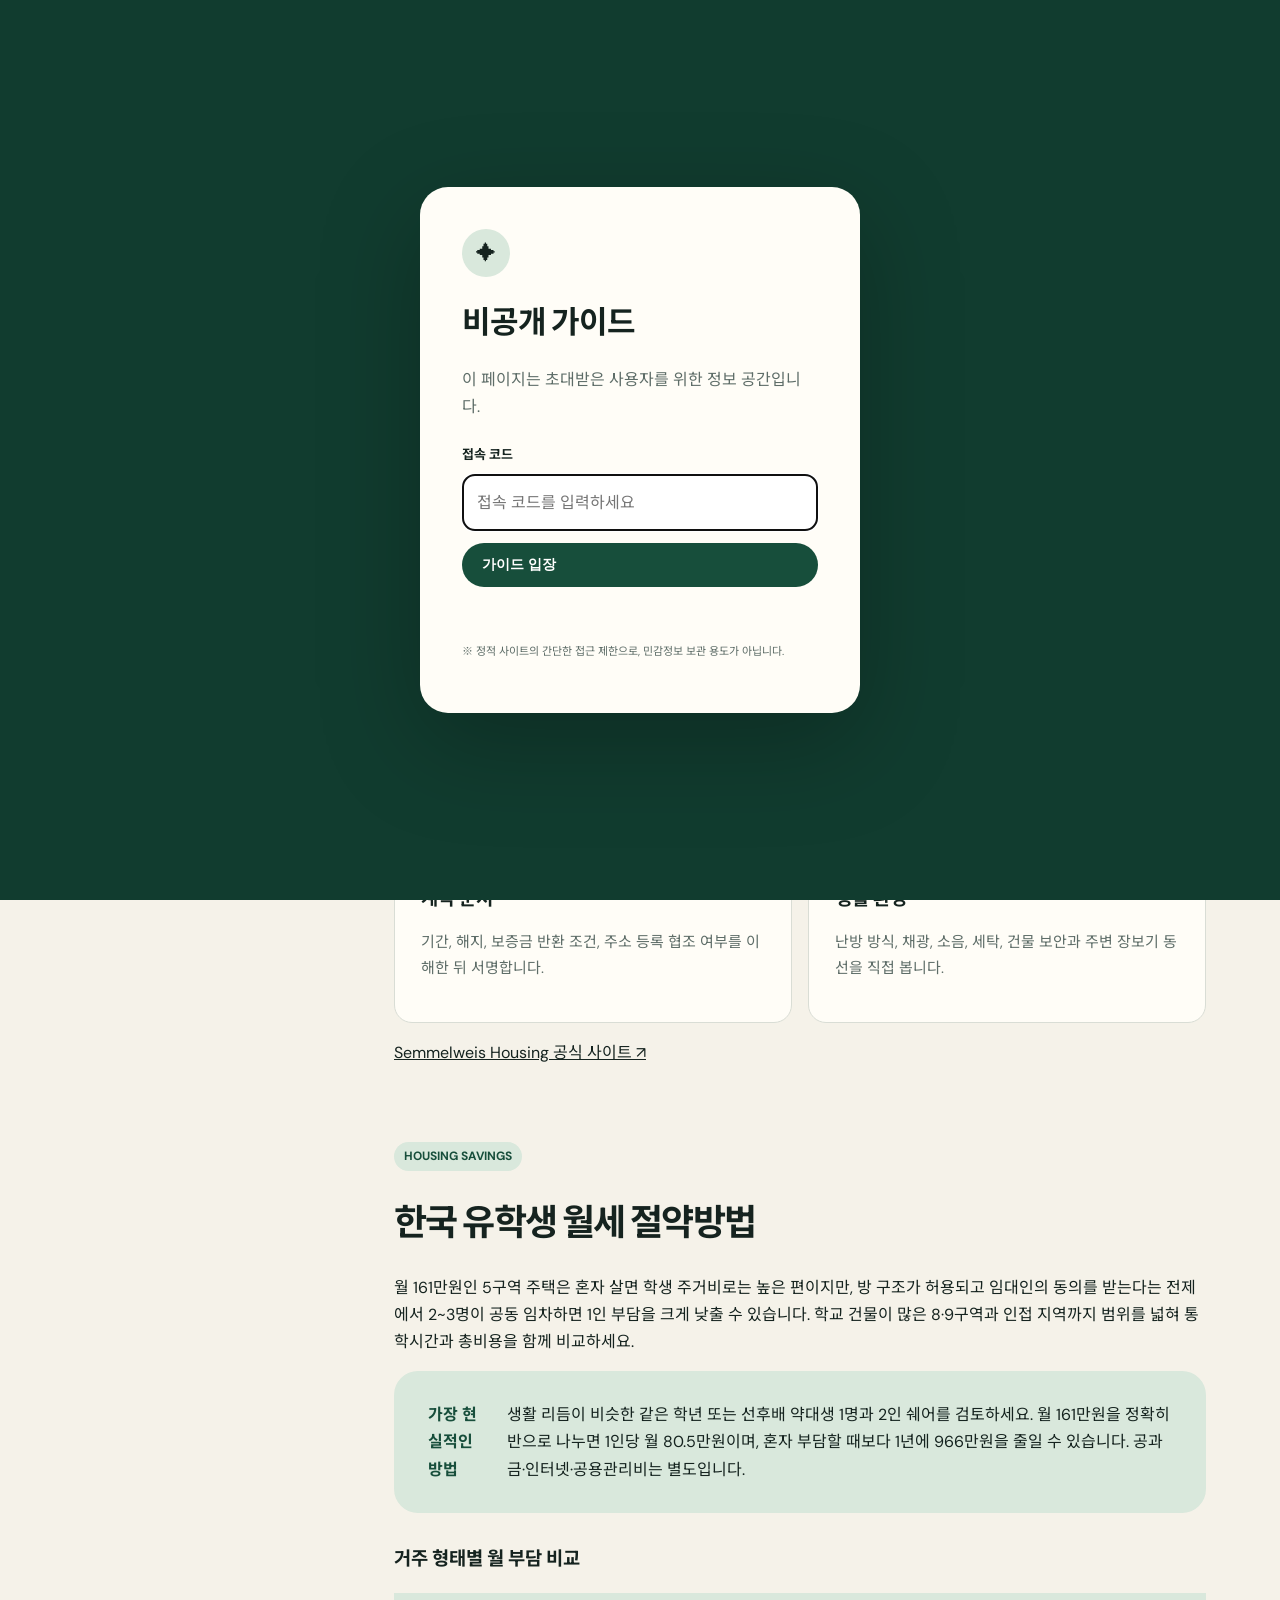
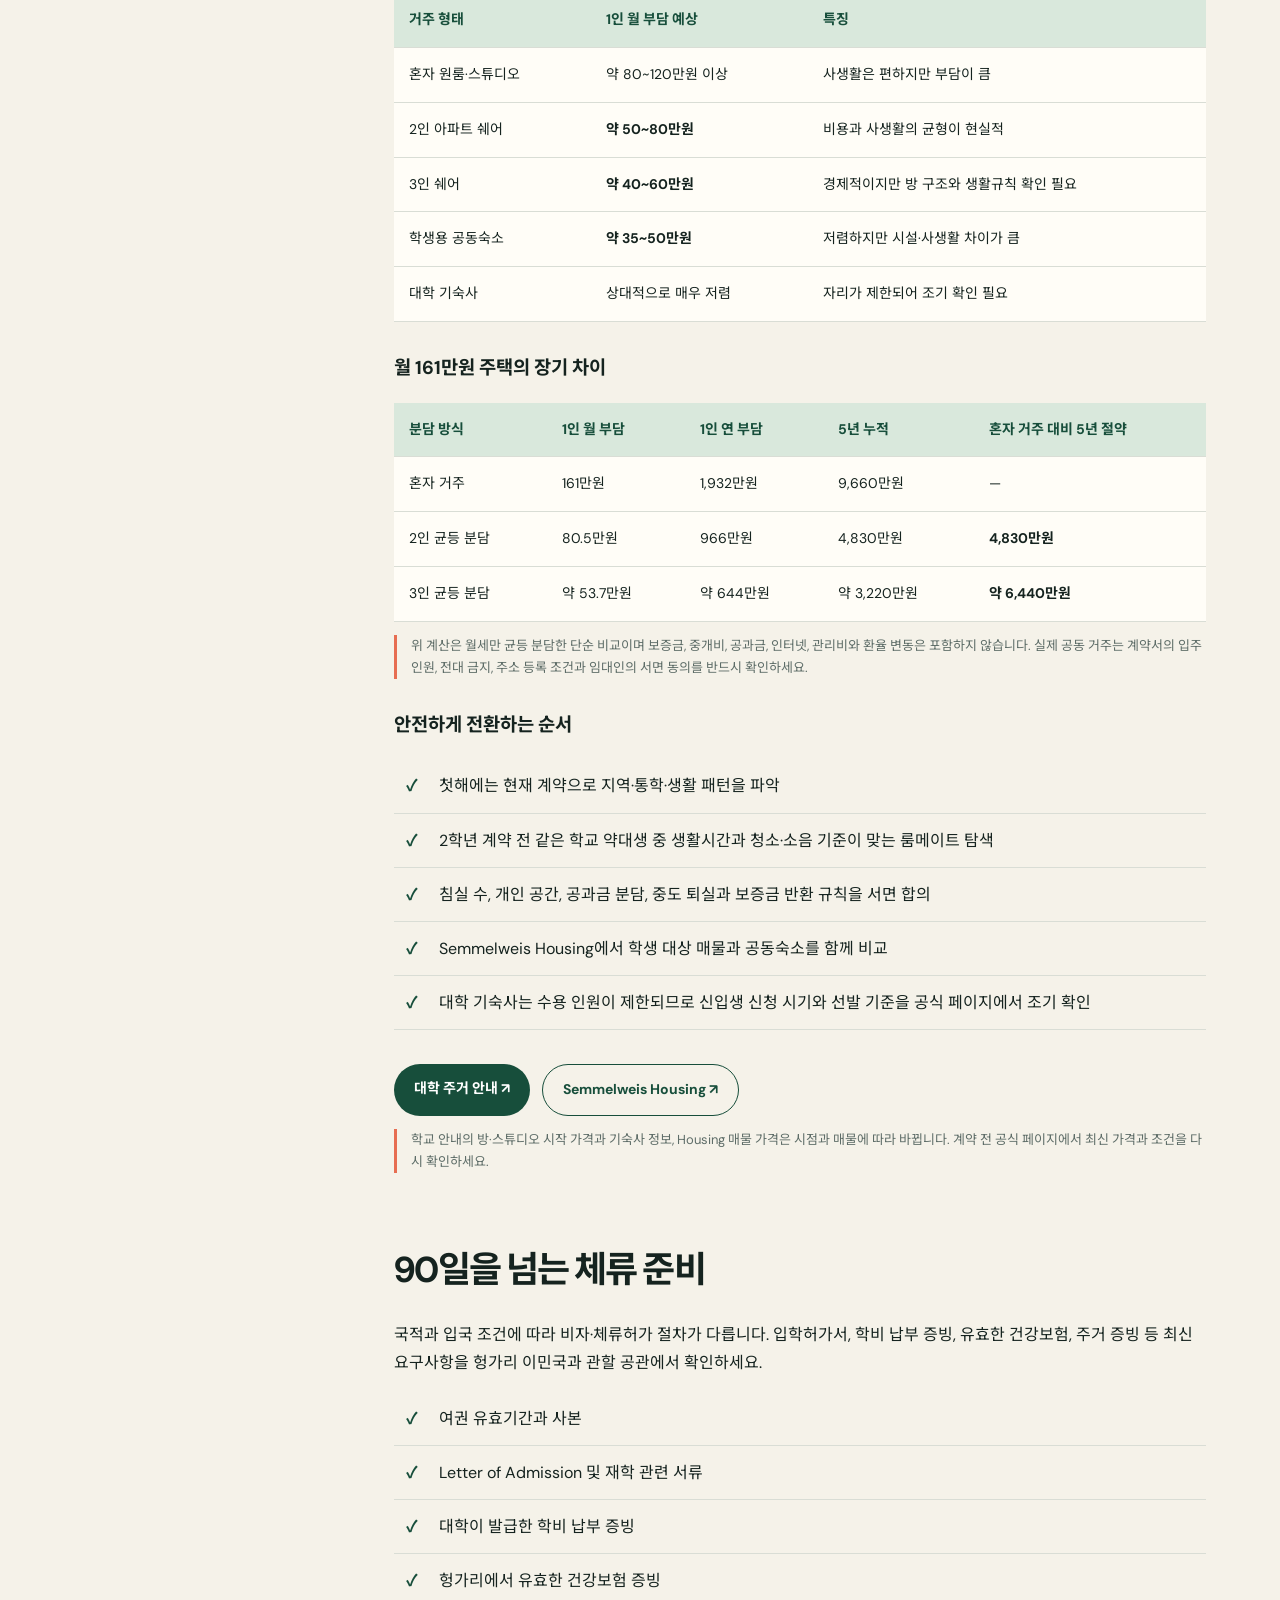
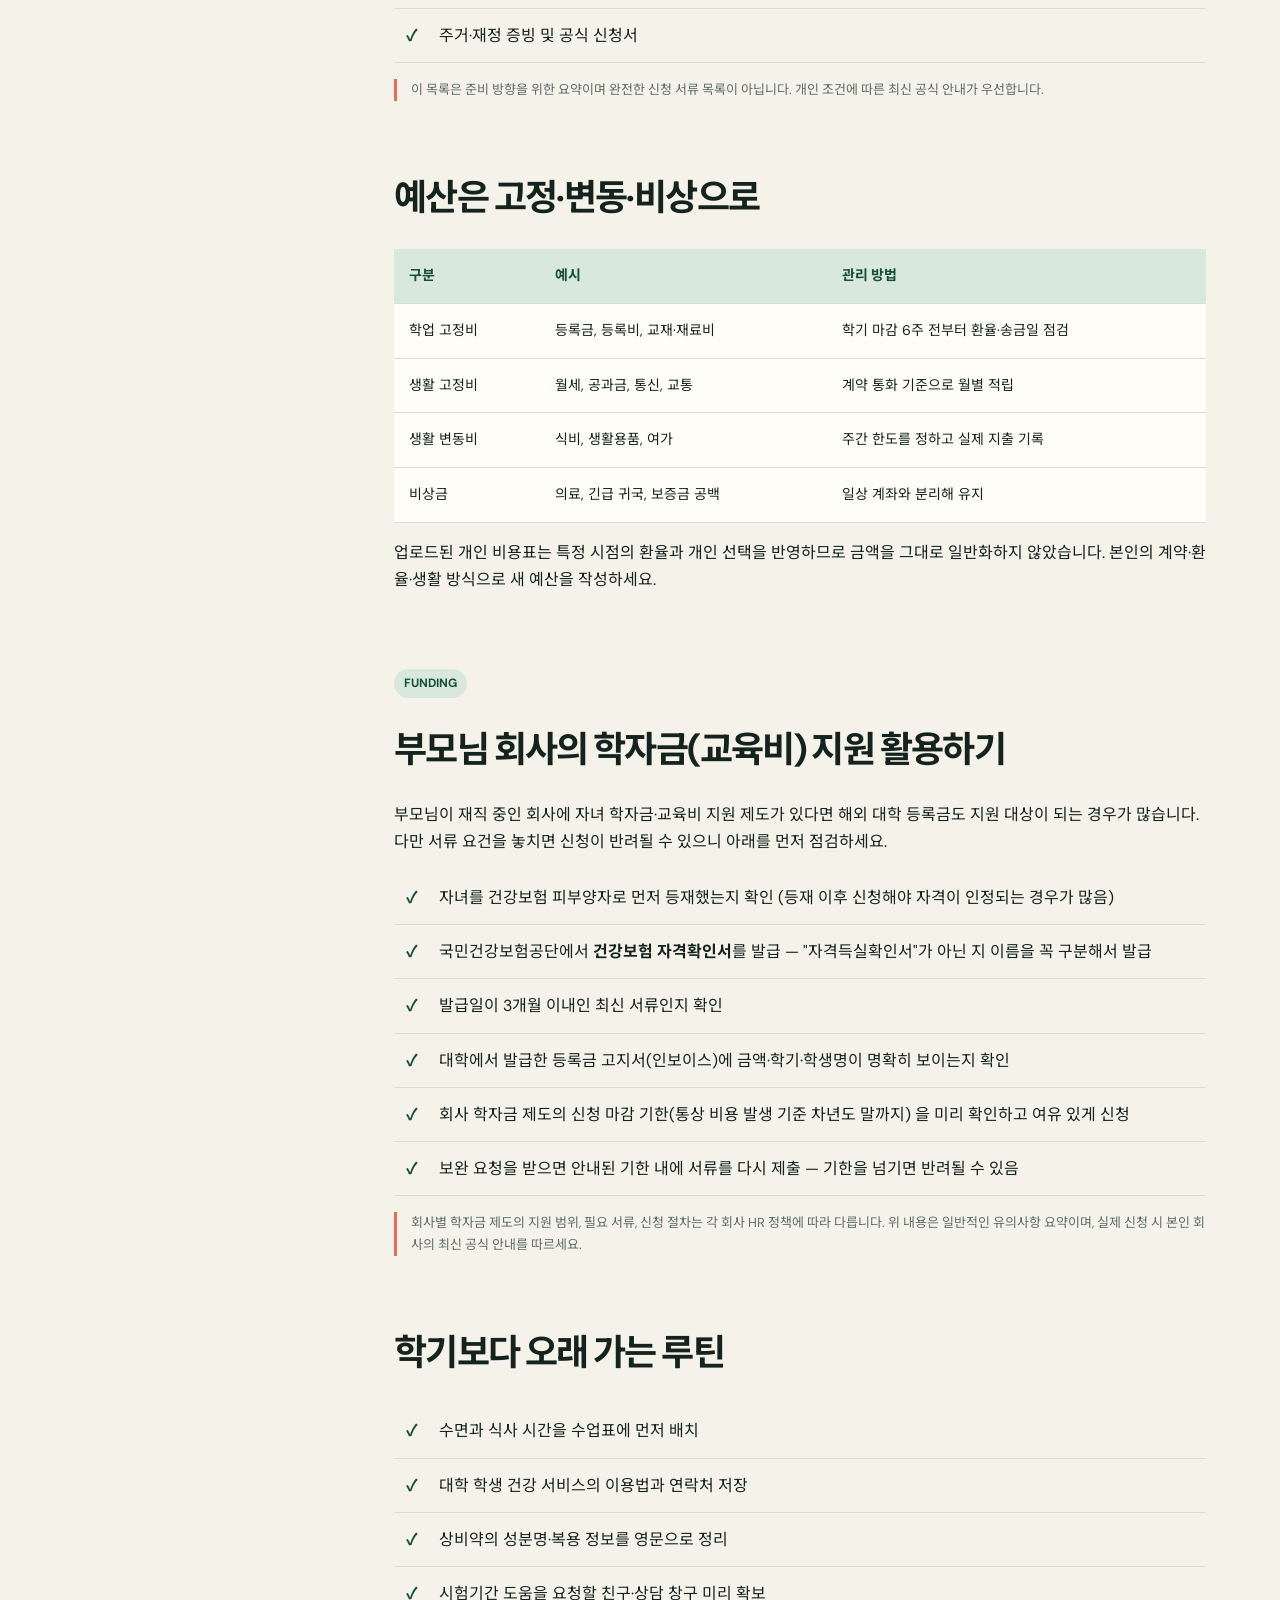
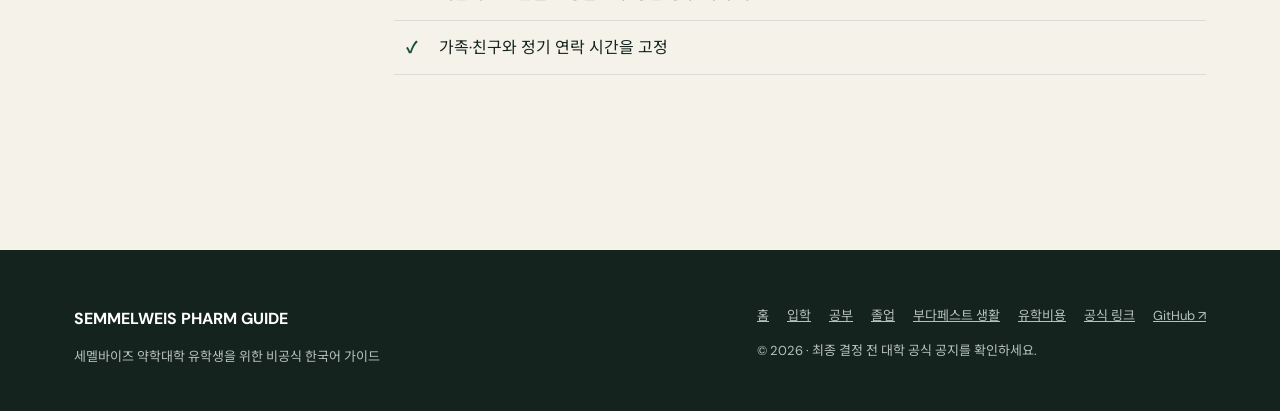
<file: docs/life.html>
<!doctype html><html lang="ko" class="locked"><head><meta charset="utf-8"><meta name="viewport" content="width=device-width,initial-scale=1"><title>부다페스트 생활 | Semmelweis Pharm Guide</title><link rel="stylesheet" href="assets/styles.css"></head><body><div class="auth-overlay"><form class="auth-box" id="auth-form"><div class="lock">✦</div><h1>비공개 가이드</h1><p>이 페이지는 초대받은 사용자를 위한 정보 공간입니다.</p><label for="access-code">접속 코드</label><input id="access-code" type="password" autocomplete="current-password" required placeholder="접속 코드를 입력하세요"><button class="btn" type="submit">가이드 입장</button><p class="auth-error" role="alert"></p><p class="auth-note">※ 정적 사이트의 간단한 접근 제한으로, 민감정보 보관 용도가 아닙니다.</p></form></div><a class="skip" href="#main">본문으로 건너뛰기</a><header class="site-header"><nav class="nav" aria-label="주요 메뉴"><a class="brand" href="index.html"><span class="brand-mark">S</span>SEMMELWEIS PHARM GUIDE</a><button class="menu-btn" aria-label="메뉴 열기">☰</button><div class="nav-links" data-nav></div></nav></header><main id="main"><section class="page-hero"><div class="container"><span class="eyebrow">LIFE IN BUDAPEST</span><h1>공부가 계속되도록<br>생활을 설계하기</h1><p class="lede">집, 체류, 보험, 돈, 건강을 미리 정돈하면 학기 중에는 공부에 쓸 수 있는 에너지가 늘어납니다.</p></div></section><div class="container content-layout"><aside class="side-nav"><a href="#home">주거</a><a href="#housing-savings">월세 절약</a><a href="#permit">체류</a><a href="#budget">예산</a><a href="#tuition-support">학자금 지원</a><a href="#health">건강</a></aside><article><section id="home" class="article-section"><h2>집을 보기 전에 기준부터</h2><div class="cards"><div class="card"><h3>통학 동선</h3><p>강의·실습 장소까지 대중교통 환승 횟수와 야간 이동을 함께 확인합니다.</p></div><div class="card"><h3>계약 총비용</h3><p>월세 외 보증금, 중개비, 공과금, 인터넷, 공용관리비 포함 여부를 구분합니다.</p></div><div class="card"><h3>계약 문서</h3><p>기간, 해지, 보증금 반환 조건, 주소 등록 협조 여부를 이해한 뒤 서명합니다.</p></div><div class="card"><h3>생활 환경</h3><p>난방 방식, 채광, 소음, 세탁, 건물 보안과 주변 장보기 동선을 직접 봅니다.</p></div></div><p><a href="https://semmelweishousing.com/" target="_blank" rel="noopener">Semmelweis Housing 공식 사이트 ↗</a></p></section><section id="housing-savings" class="article-section"><span class="tag">HOUSING SAVINGS</span><h2>한국 유학생 월세 절약방법</h2><p>월 161만원인 5구역 주택은 혼자 살면 학생 주거비로는 높은 편이지만, 방 구조가 허용되고 임대인의 동의를 받는다는 전제에서 2~3명이 공동 임차하면 1인 부담을 크게 낮출 수 있습니다. 학교 건물이 많은 8·9구역과 인접 지역까지 범위를 넓혀 통학시간과 총비용을 함께 비교하세요.</p><div class="notice"><strong>가장 현실적인 방법</strong><div>생활 리듬이 비슷한 같은 학년 또는 선후배 약대생 1명과 2인 쉐어를 검토하세요. 월 161만원을 정확히 반으로 나누면 1인당 월 80.5만원이며, 혼자 부담할 때보다 1년에 966만원을 줄일 수 있습니다. 공과금·인터넷·공용관리비는 별도입니다.</div></div><h3>거주 형태별 월 부담 비교</h3><div class="table-wrap"><table><thead><tr><th>거주 형태</th><th>1인 월 부담 예상</th><th>특징</th></tr></thead><tbody><tr><td>혼자 원룸·스튜디오</td><td>약 80~120만원 이상</td><td>사생활은 편하지만 부담이 큼</td></tr><tr><td>2인 아파트 쉐어</td><td><strong>약 50~80만원</strong></td><td>비용과 사생활의 균형이 현실적</td></tr><tr><td>3인 쉐어</td><td><strong>약 40~60만원</strong></td><td>경제적이지만 방 구조와 생활규칙 확인 필요</td></tr><tr><td>학생용 공동숙소</td><td><strong>약 35~50만원</strong></td><td>저렴하지만 시설·사생활 차이가 큼</td></tr><tr><td>대학 기숙사</td><td>상대적으로 매우 저렴</td><td>자리가 제한되어 조기 확인 필요</td></tr></tbody></table></div><h3>월 161만원 주택의 장기 차이</h3><div class="table-wrap"><table><thead><tr><th>분담 방식</th><th>1인 월 부담</th><th>1인 연 부담</th><th>5년 누적</th><th>혼자 거주 대비 5년 절약</th></tr></thead><tbody><tr><td>혼자 거주</td><td>161만원</td><td>1,932만원</td><td>9,660만원</td><td>—</td></tr><tr><td>2인 균등 분담</td><td>80.5만원</td><td>966만원</td><td>4,830만원</td><td><strong>4,830만원</strong></td></tr><tr><td>3인 균등 분담</td><td>약 53.7만원</td><td>약 644만원</td><td>약 3,220만원</td><td><strong>약 6,440만원</strong></td></tr></tbody></table></div><p class="source-note">위 계산은 월세만 균등 분담한 단순 비교이며 보증금, 중개비, 공과금, 인터넷, 관리비와 환율 변동은 포함하지 않습니다. 실제 공동 거주는 계약서의 입주 인원, 전대 금지, 주소 등록 조건과 임대인의 서면 동의를 반드시 확인하세요.</p><h3>안전하게 전환하는 순서</h3><ul class="checklist"><li>첫해에는 현재 계약으로 지역·통학·생활 패턴을 파악</li><li>2학년 계약 전 같은 학교 약대생 중 생활시간과 청소·소음 기준이 맞는 룸메이트 탐색</li><li>침실 수, 개인 공간, 공과금 분담, 중도 퇴실과 보증금 반환 규칙을 서면 합의</li><li>Semmelweis Housing에서 학생 대상 매물과 공동숙소를 함께 비교</li><li>대학 기숙사는 수용 인원이 제한되므로 신입생 신청 시기와 선발 기준을 공식 페이지에서 조기 확인</li></ul><div class="actions"><a class="btn" href="https://semmelweis.hu/admission/life-at/housing/" target="_blank" rel="noopener">대학 주거 안내 ↗</a><a class="btn secondary" href="https://semmelweishousing.com/" target="_blank" rel="noopener">Semmelweis Housing ↗</a></div><p class="source-note">학교 안내의 방·스튜디오 시작 가격과 기숙사 정보, Housing 매물 가격은 시점과 매물에 따라 바뀝니다. 계약 전 공식 페이지에서 최신 가격과 조건을 다시 확인하세요.</p></section><section id="permit" class="article-section"><h2>90일을 넘는 체류 준비</h2><p>국적과 입국 조건에 따라 비자·체류허가 절차가 다릅니다. 입학허가서, 학비 납부 증빙, 유효한 건강보험, 주거 증빙 등 최신 요구사항을 헝가리 이민국과 관할 공관에서 확인하세요.</p><ul class="checklist"><li>여권 유효기간과 사본</li><li>Letter of Admission 및 재학 관련 서류</li><li>대학이 발급한 학비 납부 증빙</li><li>헝가리에서 유효한 건강보험 증빙</li><li>주거·재정 증빙 및 공식 신청서</li></ul><p class="source-note">이 목록은 준비 방향을 위한 요약이며 완전한 신청 서류 목록이 아닙니다. 개인 조건에 따른 최신 공식 안내가 우선합니다.</p></section><section id="budget" class="article-section"><h2>예산은 고정·변동·비상으로</h2><div class="table-wrap"><table><thead><tr><th>구분</th><th>예시</th><th>관리 방법</th></tr></thead><tbody><tr><td>학업 고정비</td><td>등록금, 등록비, 교재·재료비</td><td>학기 마감 6주 전부터 환율·송금일 점검</td></tr><tr><td>생활 고정비</td><td>월세, 공과금, 통신, 교통</td><td>계약 통화 기준으로 월별 적립</td></tr><tr><td>생활 변동비</td><td>식비, 생활용품, 여가</td><td>주간 한도를 정하고 실제 지출 기록</td></tr><tr><td>비상금</td><td>의료, 긴급 귀국, 보증금 공백</td><td>일상 계좌와 분리해 유지</td></tr></tbody></table></div><p>업로드된 개인 비용표는 특정 시점의 환율과 개인 선택을 반영하므로 금액을 그대로 일반화하지 않았습니다. 본인의 계약·환율·생활 방식으로 새 예산을 작성하세요.</p></section><section id="tuition-support" class="article-section"><span class="tag">FUNDING</span><h2>부모님 회사의 학자금(교육비) 지원 활용하기</h2><p>부모님이 재직 중인 회사에 자녀 학자금·교육비 지원 제도가 있다면 해외 대학 등록금도 지원 대상이 되는 경우가 많습니다. 다만 서류 요건을 놓치면 신청이 반려될 수 있으니 아래를 먼저 점검하세요.</p><ul class="checklist"><li>자녀를 건강보험 피부양자로 먼저 등재했는지 확인 (등재 이후 신청해야 자격이 인정되는 경우가 많음)</li><li>국민건강보험공단에서 <strong>건강보험 자격확인서</strong>를 발급 — "자격득실확인서"가 아닌 지 이름을 꼭 구분해서 발급</li><li>발급일이 3개월 이내인 최신 서류인지 확인</li><li>대학에서 발급한 등록금 고지서(인보이스)에 금액·학기·학생명이 명확히 보이는지 확인</li><li>회사 학자금 제도의 신청 마감 기한(통상 비용 발생 기준 차년도 말까지) 을 미리 확인하고 여유 있게 신청</li><li>보완 요청을 받으면 안내된 기한 내에 서류를 다시 제출 — 기한을 넘기면 반려될 수 있음</li></ul><p class="source-note">회사별 학자금 제도의 지원 범위, 필요 서류, 신청 절차는 각 회사 HR 정책에 따라 다릅니다. 위 내용은 일반적인 유의사항 요약이며, 실제 신청 시 본인 회사의 최신 공식 안내를 따르세요.</p></section><section id="health" class="article-section"><h2>학기보다 오래 가는 루틴</h2><ul class="checklist"><li>수면과 식사 시간을 수업표에 먼저 배치</li><li>대학 학생 건강 서비스의 이용법과 연락처 저장</li><li>상비약의 성분명·복용 정보를 영문으로 정리</li><li>시험기간 도움을 요청할 친구·상담 창구 미리 확보</li><li>가족·친구와 정기 연락 시간을 고정</li></ul></section></article></div></main><footer class="site-footer"><div class="container footer-grid"><div><strong>SEMMELWEIS PHARM GUIDE</strong><p>세멜바이즈 약학대학 유학생을 위한 비공식 한국어 가이드</p></div><div><div class="footer-links" data-nav></div><p>© <span data-year></span> · 최종 결정 전 대학 공식 공지를 확인하세요.</p></div></div></footer><script src="assets/site.js"></script></body></html>
</file>
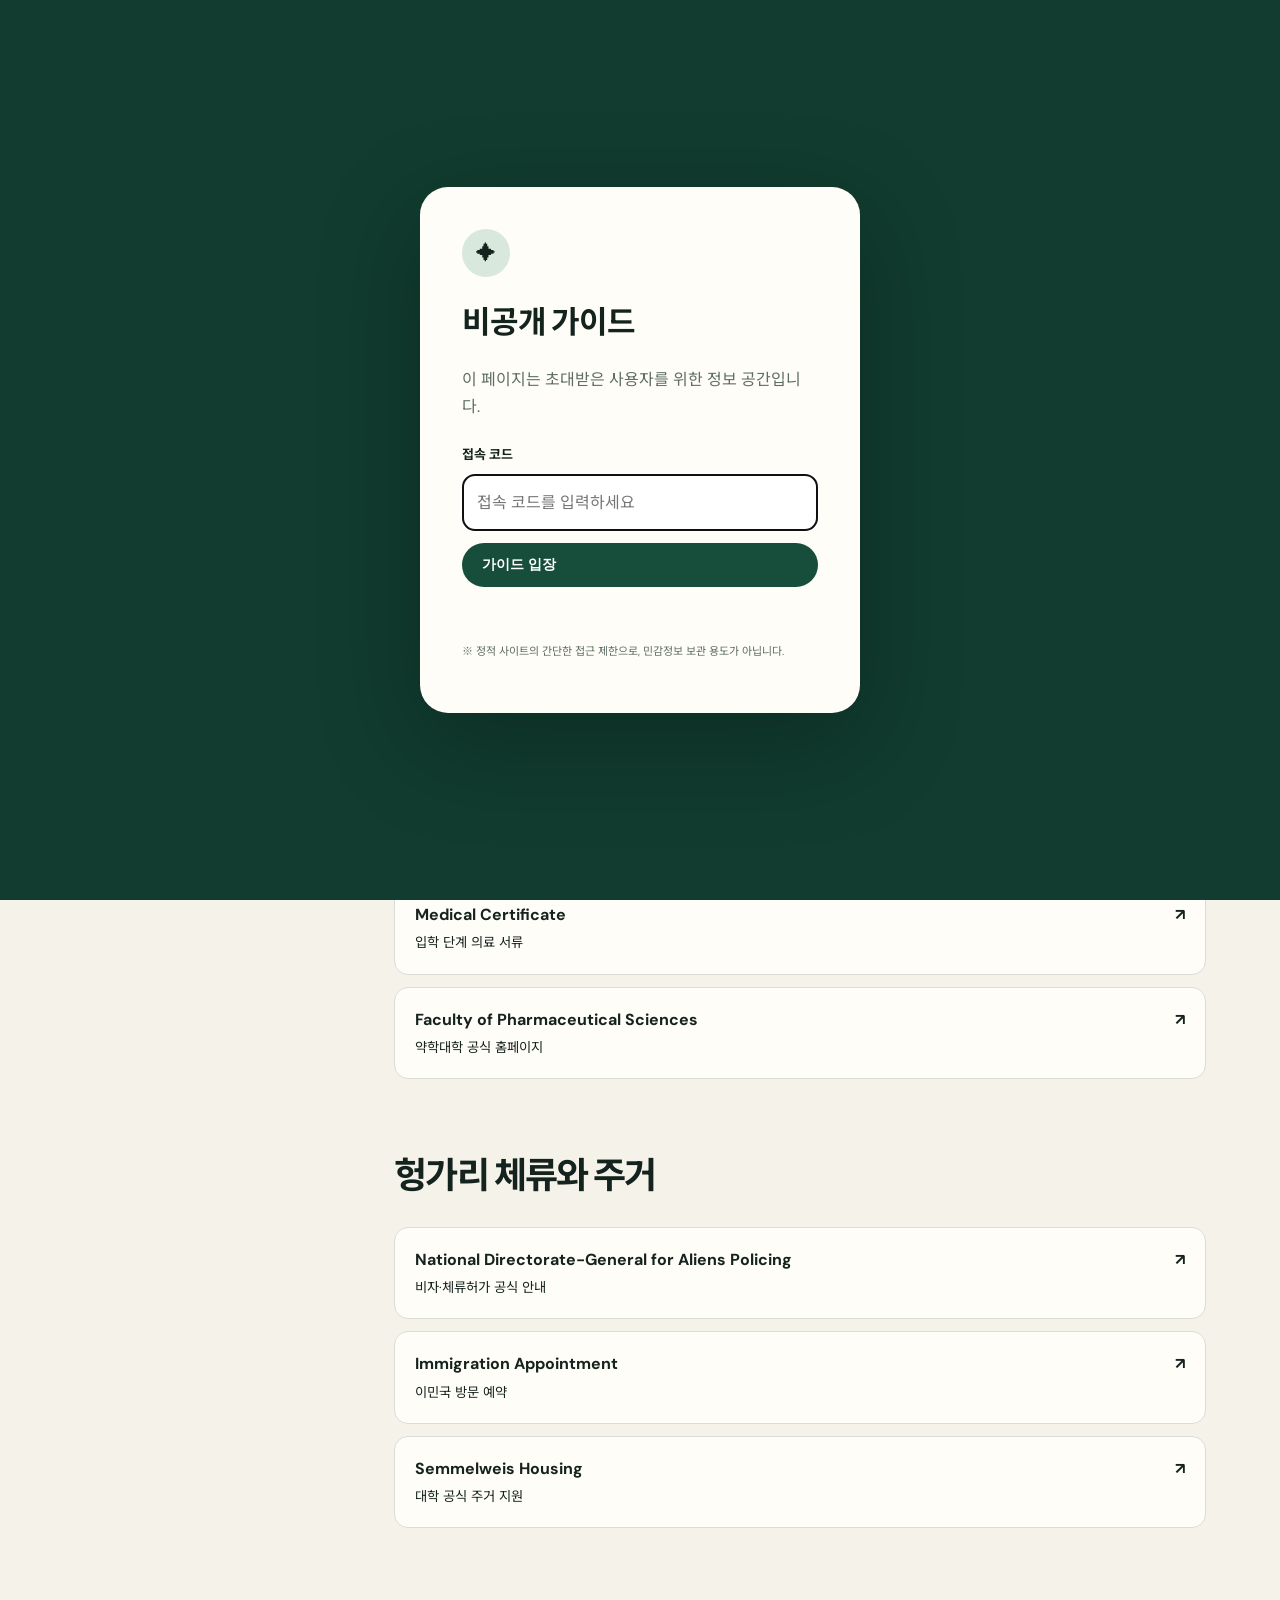
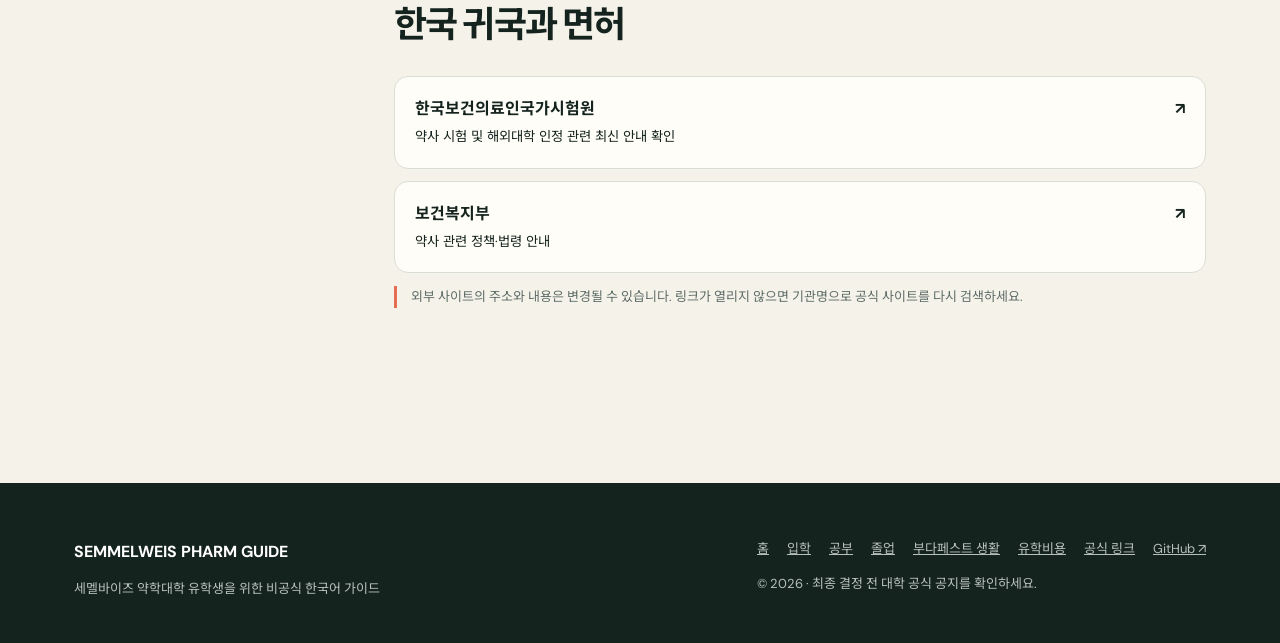
<file: docs/resources.html>
<!doctype html><html lang="ko" class="locked"><head><meta charset="utf-8"><meta name="viewport" content="width=device-width,initial-scale=1"><title>공식 링크 | Semmelweis Pharm Guide</title><link rel="stylesheet" href="assets/styles.css"></head><body><div class="auth-overlay"><form class="auth-box" id="auth-form"><div class="lock">✦</div><h1>비공개 가이드</h1><p>이 페이지는 초대받은 사용자를 위한 정보 공간입니다.</p><label for="access-code">접속 코드</label><input id="access-code" type="password" autocomplete="current-password" required placeholder="접속 코드를 입력하세요"><button class="btn" type="submit">가이드 입장</button><p class="auth-error" role="alert"></p><p class="auth-note">※ 정적 사이트의 간단한 접근 제한으로, 민감정보 보관 용도가 아닙니다.</p></form></div><a class="skip" href="#main">본문으로 건너뛰기</a><header class="site-header"><nav class="nav" aria-label="주요 메뉴"><a class="brand" href="index.html"><span class="brand-mark">S</span>SEMMELWEIS PHARM GUIDE</a><button class="menu-btn" aria-label="메뉴 열기">☰</button><div class="nav-links" data-nav></div></nav></header><main id="main"><section class="page-hero"><div class="container"><span class="eyebrow">OFFICIAL RESOURCES</span><h1>최종 확인은<br>항상 공식 출처에서</h1><p class="lede">신청·납부·의사결정 전에 확인해야 할 대학 및 관계 기관의 공식 페이지를 모았습니다.</p></div></section><div class="container content-layout"><aside class="side-nav"><a href="#university">대학</a><a href="#living">체류·주거</a><a href="#korea">한국 귀국</a></aside><article><section id="university" class="article-section"><h2>Semmelweis University</h2><div class="link-list"><a class="resource-link" href="https://semmelweis.hu/registrar/" target="_blank" rel="noopener"><span><strong>Registrar's Office</strong><br><small>입학·등록·국제과정 안내</small></span><b>↗</b></a><a class="resource-link" href="https://semmelweis.hu/registrar/information/aptitude-test/" target="_blank" rel="noopener"><span><strong>Medical Aptitude Test</strong><br><small>재학생 적합성 검사 안내</small></span><b>↗</b></a><a class="resource-link" href="https://semmelweis.hu/registrar/med-certificate" target="_blank" rel="noopener"><span><strong>Medical Certificate</strong><br><small>입학 단계 의료 서류</small></span><b>↗</b></a><a class="resource-link" href="https://semmelweis.hu/pharmaceutical-sciences/" target="_blank" rel="noopener"><span><strong>Faculty of Pharmaceutical Sciences</strong><br><small>약학대학 공식 홈페이지</small></span><b>↗</b></a></div></section><section id="living" class="article-section"><h2>헝가리 체류와 주거</h2><div class="link-list"><a class="resource-link" href="https://oif.gov.hu/" target="_blank" rel="noopener"><span><strong>National Directorate-General for Aliens Policing</strong><br><small>비자·체류허가 공식 안내</small></span><b>↗</b></a><a class="resource-link" href="https://oif.gov.hu/appointment-booking" target="_blank" rel="noopener"><span><strong>Immigration Appointment</strong><br><small>이민국 방문 예약</small></span><b>↗</b></a><a class="resource-link" href="https://semmelweishousing.com/" target="_blank" rel="noopener"><span><strong>Semmelweis Housing</strong><br><small>대학 공식 주거 지원</small></span><b>↗</b></a></div></section><section id="korea" class="article-section"><h2>한국 귀국과 면허</h2><div class="link-list"><a class="resource-link" href="https://www.kuksiwon.or.kr/" target="_blank" rel="noopener"><span><strong>한국보건의료인국가시험원</strong><br><small>약사 시험 및 해외대학 인정 관련 최신 안내 확인</small></span><b>↗</b></a><a class="resource-link" href="https://www.mohw.go.kr/" target="_blank" rel="noopener"><span><strong>보건복지부</strong><br><small>약사 관련 정책·법령 안내</small></span><b>↗</b></a></div><p class="source-note">외부 사이트의 주소와 내용은 변경될 수 있습니다. 링크가 열리지 않으면 기관명으로 공식 사이트를 다시 검색하세요.</p></section></article></div></main><footer class="site-footer"><div class="container footer-grid"><div><strong>SEMMELWEIS PHARM GUIDE</strong><p>세멜바이즈 약학대학 유학생을 위한 비공식 한국어 가이드</p></div><div><div class="footer-links" data-nav></div><p>© <span data-year></span> · 최종 결정 전 대학 공식 공지를 확인하세요.</p></div></div></footer><script src="assets/site.js"></script></body></html>
</file>
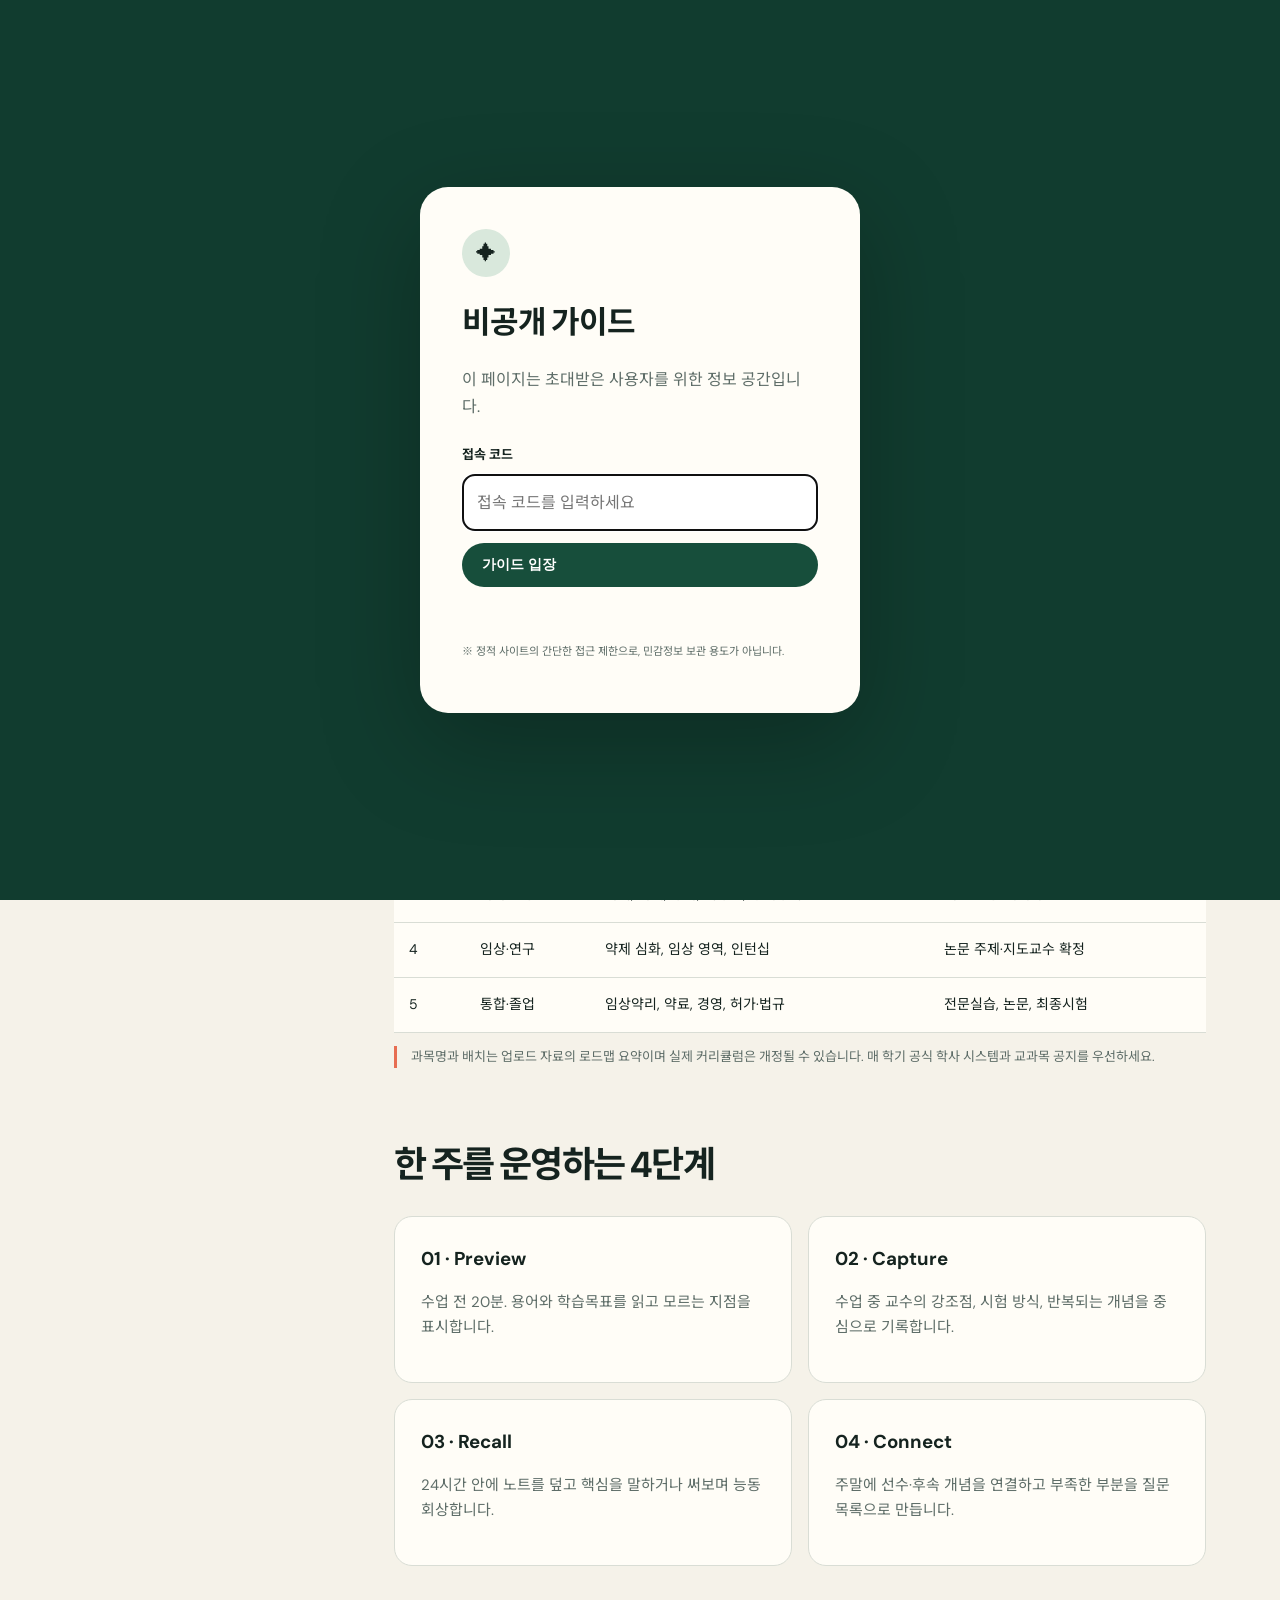
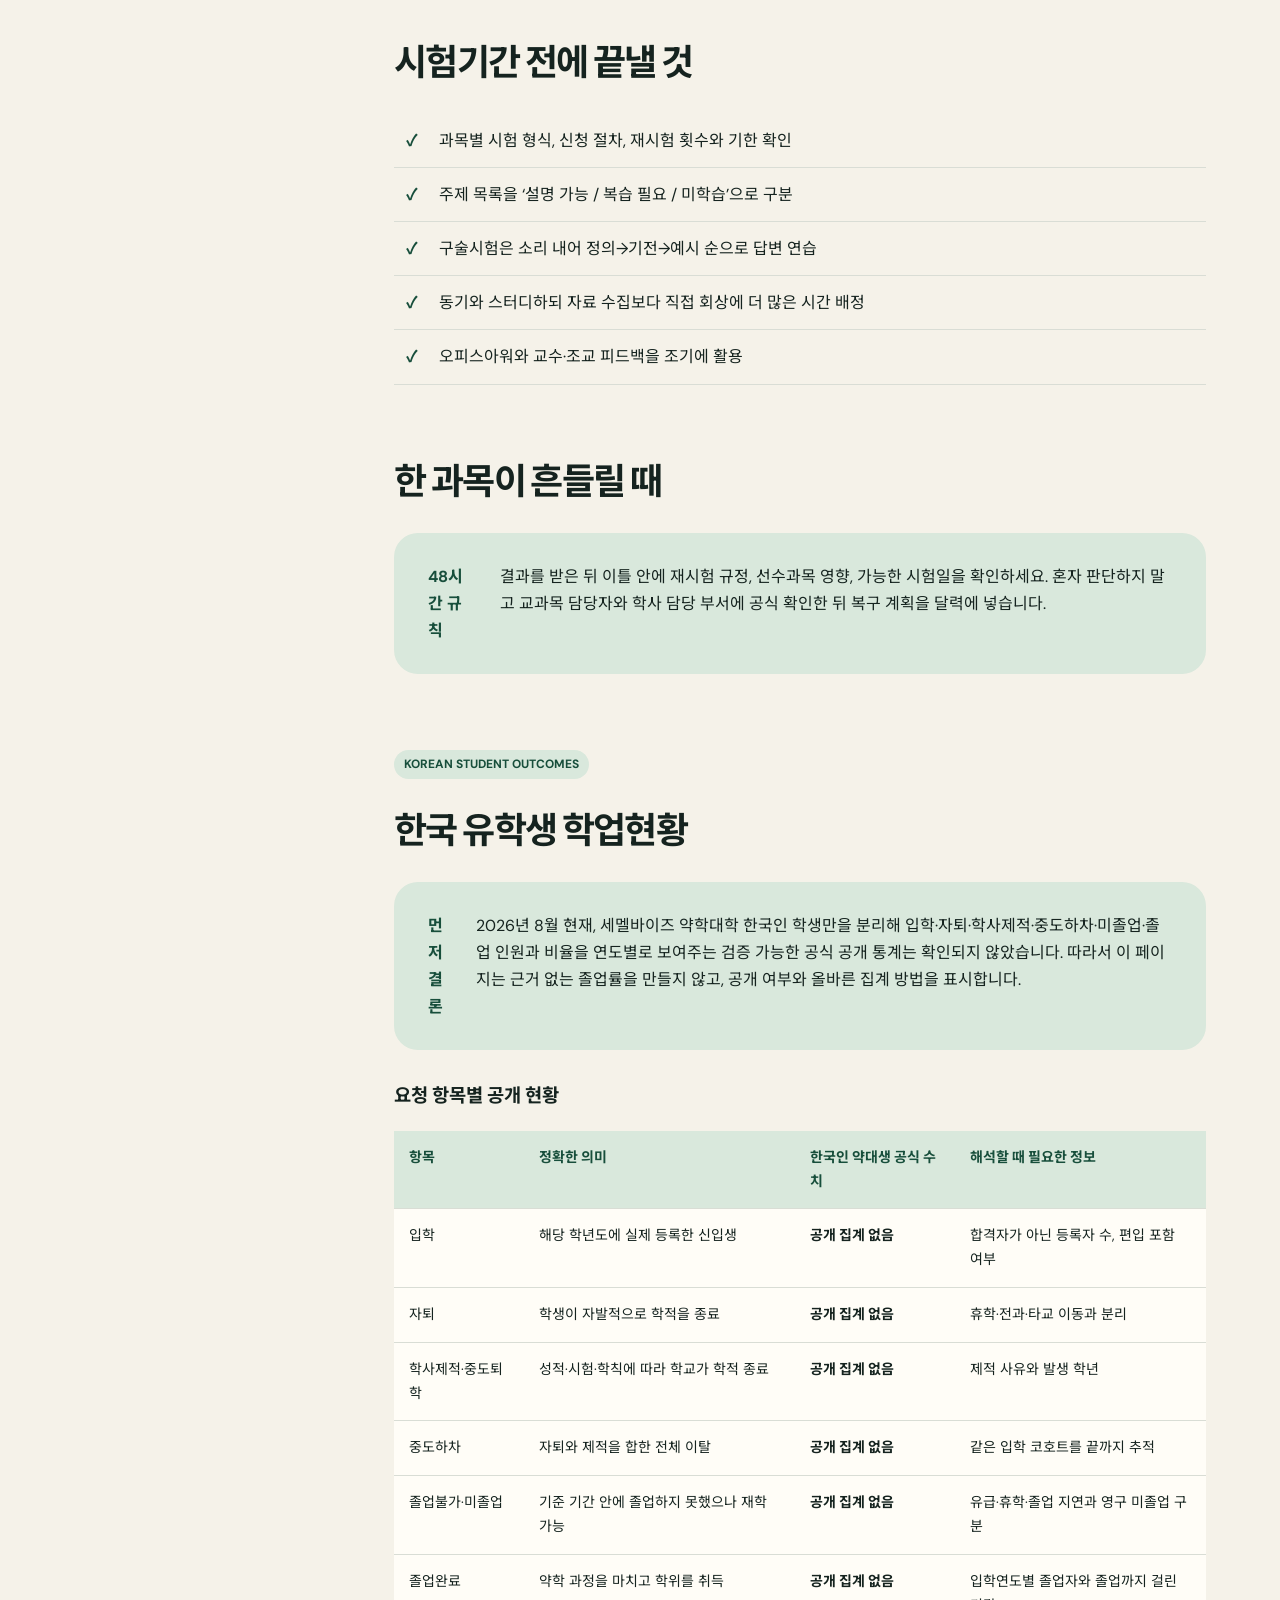
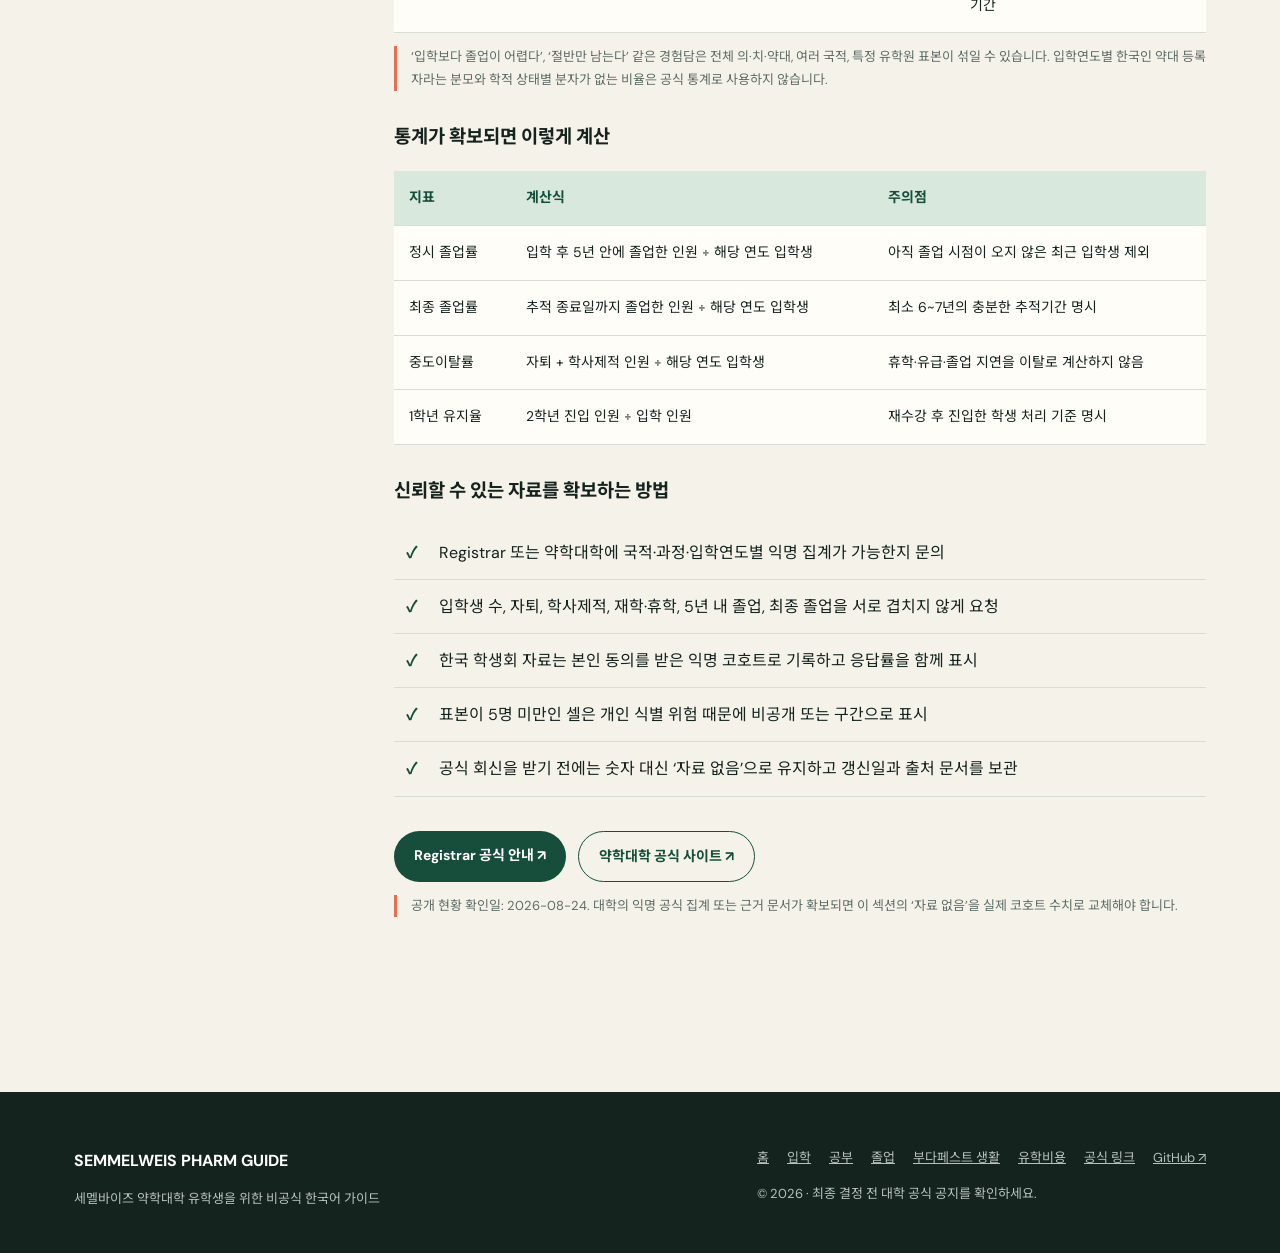
<file: docs/study.html>
<!doctype html><html lang="ko" class="locked"><head><meta charset="utf-8"><meta name="viewport" content="width=device-width,initial-scale=1"><title>공부 전략 | Semmelweis Pharm Guide</title><link rel="stylesheet" href="assets/styles.css"></head><body><div class="auth-overlay"><form class="auth-box" id="auth-form"><div class="lock">✦</div><h1>비공개 가이드</h1><p>이 페이지는 초대받은 사용자를 위한 정보 공간입니다.</p><label for="access-code">접속 코드</label><input id="access-code" type="password" autocomplete="current-password" required placeholder="접속 코드를 입력하세요"><button class="btn" type="submit">가이드 입장</button><p class="auth-error" role="alert"></p><p class="auth-note">※ 정적 사이트의 간단한 접근 제한으로, 민감정보 보관 용도가 아닙니다.</p></form></div><a class="skip" href="#main">본문으로 건너뛰기</a><header class="site-header"><nav class="nav" aria-label="주요 메뉴"><a class="brand" href="index.html"><span class="brand-mark">S</span>SEMMELWEIS PHARM GUIDE</a><button class="menu-btn" aria-label="메뉴 열기">☰</button><div class="nav-links" data-nav></div></nav></header><main id="main"><section class="page-hero"><div class="container"><span class="eyebrow">STUDY</span><h1>벼락치기보다<br>매주 이어지는 리듬</h1><p class="lede">선수과목, 구술·필기시험, 실습이 연결되는 5년. 학기 초부터 진도·복습·시험 준비를 하나의 주간 루틴으로 만드세요.</p></div></section><div class="container content-layout"><aside class="side-nav"><a href="#roadmap">학년별 로드맵</a><a href="#routine">주간 루틴</a><a href="#exam">시험기간</a><a href="#recovery">위기 대응</a><a href="#korean-stats">한국 유학생 학업현황</a></aside><article><section id="roadmap" class="article-section"><h2>학년별 초점</h2><div class="table-wrap"><table><thead><tr><th>학년</th><th>단계</th><th>대표 영역</th><th>핵심 목표</th></tr></thead><tbody><tr><td>1</td><td>기초과학</td><td>일반·무기화학, 생물, 생물물리, 해부 기초</td><td>첫 시험기간 적응, 선수과목 확보</td></tr><tr><td>2</td><td>생화학·생리</td><td>유기·분석화학, 생화학, 생리학, 면역</td><td>개념 연결, 약국 실습 시작</td></tr><tr><td>3</td><td>약학 전공</td><td>약리, 약제, 생약, 미생물, 병태생리</td><td>핵심 전공 체계화</td></tr><tr><td>4</td><td>임상·연구</td><td>약제 심화, 임상 영역, 인턴십</td><td>논문 주제·지도교수 확정</td></tr><tr><td>5</td><td>통합·졸업</td><td>임상약리, 약료, 경영, 허가·법규</td><td>전문실습, 논문, 최종시험</td></tr></tbody></table></div><p class="source-note">과목명과 배치는 업로드 자료의 로드맵 요약이며 실제 커리큘럼은 개정될 수 있습니다. 매 학기 공식 학사 시스템과 교과목 공지를 우선하세요.</p></section><section id="routine" class="article-section"><h2>한 주를 운영하는 4단계</h2><div class="cards"><div class="card"><h3>01 · Preview</h3><p>수업 전 20분. 용어와 학습목표를 읽고 모르는 지점을 표시합니다.</p></div><div class="card"><h3>02 · Capture</h3><p>수업 중 교수의 강조점, 시험 방식, 반복되는 개념을 중심으로 기록합니다.</p></div><div class="card"><h3>03 · Recall</h3><p>24시간 안에 노트를 덮고 핵심을 말하거나 써보며 능동 회상합니다.</p></div><div class="card"><h3>04 · Connect</h3><p>주말에 선수·후속 개념을 연결하고 부족한 부분을 질문 목록으로 만듭니다.</p></div></div></section><section id="exam" class="article-section"><h2>시험기간 전에 끝낼 것</h2><ul class="checklist"><li>과목별 시험 형식, 신청 절차, 재시험 횟수와 기한 확인</li><li>주제 목록을 ‘설명 가능 / 복습 필요 / 미학습’으로 구분</li><li>구술시험은 소리 내어 정의→기전→예시 순으로 답변 연습</li><li>동기와 스터디하되 자료 수집보다 직접 회상에 더 많은 시간 배정</li><li>오피스아워와 교수·조교 피드백을 조기에 활용</li></ul></section><section id="recovery" class="article-section"><h2>한 과목이 흔들릴 때</h2><div class="notice"><strong>48시간 규칙</strong><div>결과를 받은 뒤 이틀 안에 재시험 규정, 선수과목 영향, 가능한 시험일을 확인하세요. 혼자 판단하지 말고 교과목 담당자와 학사 담당 부서에 공식 확인한 뒤 복구 계획을 달력에 넣습니다.</div></div></section><section id="korean-stats" class="article-section"><span class="tag">KOREAN STUDENT OUTCOMES</span><h2>한국 유학생 학업현황</h2><div class="notice"><strong>먼저 결론</strong><div>2026년 8월 현재, 세멜바이즈 약학대학 한국인 학생만을 분리해 입학·자퇴·학사제적·중도하차·미졸업·졸업 인원과 비율을 연도별로 보여주는 검증 가능한 공식 공개 통계는 확인되지 않았습니다. 따라서 이 페이지는 근거 없는 졸업률을 만들지 않고, 공개 여부와 올바른 집계 방법을 표시합니다.</div></div><h3>요청 항목별 공개 현황</h3><div class="table-wrap"><table><thead><tr><th>항목</th><th>정확한 의미</th><th>한국인 약대생 공식 수치</th><th>해석할 때 필요한 정보</th></tr></thead><tbody><tr><td>입학</td><td>해당 학년도에 실제 등록한 신입생</td><td><strong>공개 집계 없음</strong></td><td>합격자가 아닌 등록자 수, 편입 포함 여부</td></tr><tr><td>자퇴</td><td>학생이 자발적으로 학적을 종료</td><td><strong>공개 집계 없음</strong></td><td>휴학·전과·타교 이동과 분리</td></tr><tr><td>학사제적·중도퇴학</td><td>성적·시험·학칙에 따라 학교가 학적 종료</td><td><strong>공개 집계 없음</strong></td><td>제적 사유와 발생 학년</td></tr><tr><td>중도하차</td><td>자퇴와 제적을 합한 전체 이탈</td><td><strong>공개 집계 없음</strong></td><td>같은 입학 코호트를 끝까지 추적</td></tr><tr><td>졸업불가·미졸업</td><td>기준 기간 안에 졸업하지 못했으나 재학 가능</td><td><strong>공개 집계 없음</strong></td><td>유급·휴학·졸업 지연과 영구 미졸업 구분</td></tr><tr><td>졸업완료</td><td>약학 과정을 마치고 학위를 취득</td><td><strong>공개 집계 없음</strong></td><td>입학연도별 졸업자와 졸업까지 걸린 기간</td></tr></tbody></table></div><p class="source-note">‘입학보다 졸업이 어렵다’, ‘절반만 남는다’ 같은 경험담은 전체 의·치·약대, 여러 국적, 특정 유학원 표본이 섞일 수 있습니다. 입학연도별 한국인 약대 등록자라는 분모와 학적 상태별 분자가 없는 비율은 공식 통계로 사용하지 않습니다.</p><h3>통계가 확보되면 이렇게 계산</h3><div class="table-wrap"><table><thead><tr><th>지표</th><th>계산식</th><th>주의점</th></tr></thead><tbody><tr><td>정시 졸업률</td><td>입학 후 5년 안에 졸업한 인원 ÷ 해당 연도 입학생</td><td>아직 졸업 시점이 오지 않은 최근 입학생 제외</td></tr><tr><td>최종 졸업률</td><td>추적 종료일까지 졸업한 인원 ÷ 해당 연도 입학생</td><td>최소 6~7년의 충분한 추적기간 명시</td></tr><tr><td>중도이탈률</td><td>자퇴 + 학사제적 인원 ÷ 해당 연도 입학생</td><td>휴학·유급·졸업 지연을 이탈로 계산하지 않음</td></tr><tr><td>1학년 유지율</td><td>2학년 진입 인원 ÷ 입학 인원</td><td>재수강 후 진입한 학생 처리 기준 명시</td></tr></tbody></table></div><h3>신뢰할 수 있는 자료를 확보하는 방법</h3><ul class="checklist"><li>Registrar 또는 약학대학에 국적·과정·입학연도별 익명 집계가 가능한지 문의</li><li>입학생 수, 자퇴, 학사제적, 재학·휴학, 5년 내 졸업, 최종 졸업을 서로 겹치지 않게 요청</li><li>한국 학생회 자료는 본인 동의를 받은 익명 코호트로 기록하고 응답률을 함께 표시</li><li>표본이 5명 미만인 셀은 개인 식별 위험 때문에 비공개 또는 구간으로 표시</li><li>공식 회신을 받기 전에는 숫자 대신 ‘자료 없음’으로 유지하고 갱신일과 출처 문서를 보관</li></ul><div class="actions"><a class="btn" href="https://semmelweis.hu/registrar/" target="_blank" rel="noopener">Registrar 공식 안내 ↗</a><a class="btn secondary" href="https://semmelweis.hu/pharmaceutical-sciences/" target="_blank" rel="noopener">약학대학 공식 사이트 ↗</a></div><p class="source-note">공개 현황 확인일: 2026-08-24. 대학의 익명 공식 집계 또는 근거 문서가 확보되면 이 섹션의 ‘자료 없음’을 실제 코호트 수치로 교체해야 합니다.</p></section></article></div></main><footer class="site-footer"><div class="container footer-grid"><div><strong>SEMMELWEIS PHARM GUIDE</strong><p>세멜바이즈 약학대학 유학생을 위한 비공식 한국어 가이드</p></div><div><div class="footer-links" data-nav></div><p>© <span data-year></span> · 최종 결정 전 대학 공식 공지를 확인하세요.</p></div></div></footer><script src="assets/site.js"></script></body></html>
</file>
<file: docs/assets/styles.css>
@import url('https://fonts.googleapis.com/css2?family=DM+Sans:wght@400;500;600;700&family=Noto+Sans+KR:wght@400;500;600;700&display=swap');
:root{--ink:#15231f;--muted:#5e6d68;--cream:#f5f2e9;--paper:#fffdf7;--green:#174e3b;--mint:#d9e8dc;--coral:#e76e52;--line:#d9ddd5;--shadow:0 18px 50px rgba(27,54,44,.10);--radius:24px}*{box-sizing:border-box}html{scroll-behavior:smooth}body{margin:0;background:var(--cream);color:var(--ink);font-family:'DM Sans','Noto Sans KR',sans-serif;line-height:1.7}a{color:inherit}.skip{position:absolute;left:-9999px}.skip:focus{left:16px;top:16px;background:#fff;padding:10px;z-index:99}.site-header{position:sticky;top:0;z-index:20;background:rgba(245,242,233,.92);backdrop-filter:blur(16px);border-bottom:1px solid rgba(21,35,31,.09)}.nav{max-width:1180px;margin:auto;padding:15px 24px;display:flex;align-items:center;justify-content:space-between;gap:24px}.brand{text-decoration:none;font-weight:700;letter-spacing:-.03em;display:flex;align-items:center;gap:10px}.brand-mark{display:grid;place-items:center;width:35px;height:35px;border-radius:50%;background:var(--green);color:white;font-size:14px}.nav-links{display:flex;gap:24px;align-items:center}.nav-links a{text-decoration:none;color:var(--muted);font-size:14px;font-weight:600}.nav-links a:hover,.nav-links a.active{color:var(--green)}.menu-btn{display:none;border:0;background:transparent;font-size:24px}.container{max-width:1180px;margin:auto;padding:0 24px}.hero{min-height:630px;display:grid;grid-template-columns:1.25fr .75fr;align-items:center;gap:60px;padding-top:70px;padding-bottom:70px}.eyebrow{color:var(--coral);font-weight:700;font-size:13px;letter-spacing:.14em;text-transform:uppercase}.hero h1,.page-hero h1{font-size:clamp(46px,6.6vw,88px);line-height:1.04;letter-spacing:-.065em;margin:18px 0 25px;max-width:850px}.hero h1 em{font-style:normal;color:var(--green)}.lede{font-size:18px;color:var(--muted);max-width:640px}.actions{display:flex;gap:12px;margin-top:34px;flex-wrap:wrap}.btn{display:inline-flex;text-decoration:none;padding:13px 20px;border-radius:99px;font-weight:700;font-size:14px;background:var(--green);color:white}.btn.secondary{background:transparent;color:var(--green);border:1px solid var(--green)}.hero-panel{background:var(--green);color:white;border-radius:160px 160px 28px 28px;padding:75px 35px 35px;min-height:470px;display:flex;flex-direction:column;justify-content:flex-end;box-shadow:var(--shadow);position:relative;overflow:hidden}.hero-panel:before{content:'Rx';position:absolute;top:12px;right:28px;font:700 150px/1 'DM Sans';opacity:.06}.hero-panel .number{font-size:70px;font-weight:700;line-height:1}.hero-panel p{color:#d6e5de;margin-bottom:0}.quick-grid{display:grid;grid-template-columns:repeat(4,1fr);gap:16px;margin-bottom:100px}.quick-card{background:var(--paper);border:1px solid var(--line);border-radius:20px;padding:25px;text-decoration:none;transition:.2s}.quick-card:hover{transform:translateY(-5px);box-shadow:var(--shadow)}.quick-card span{color:var(--coral);font-weight:700;font-size:12px}.quick-card h3{margin:24px 0 5px;letter-spacing:-.025em}.quick-card p{font-size:14px;color:var(--muted);margin:0}.section{padding:85px 0}.section.white{background:var(--paper)}.section-title{display:flex;justify-content:space-between;align-items:end;gap:30px;margin-bottom:42px}.section-title h2{font-size:clamp(34px,4vw,54px);line-height:1.15;letter-spacing:-.055em;margin:8px 0}.section-title p{max-width:430px;color:var(--muted)}.timeline{display:grid;grid-template-columns:repeat(5,1fr);border-top:1px solid var(--line)}.timeline article{padding:25px 20px;border-right:1px solid var(--line)}.timeline article:last-child{border-right:0}.timeline b{color:var(--coral)}.timeline h3{margin:8px 0}.timeline p{color:var(--muted);font-size:14px}.notice{background:var(--mint);border-radius:var(--radius);padding:30px 34px;display:flex;gap:25px;align-items:flex-start}.notice strong{color:var(--green)}.page-hero{padding:105px 0 65px;border-bottom:1px solid var(--line)}.page-hero h1{font-size:clamp(44px,6vw,72px);margin-bottom:20px}.page-hero .lede{max-width:760px}.content-layout{display:grid;grid-template-columns:250px 1fr;gap:70px;padding-top:70px;padding-bottom:100px}.side-nav{position:sticky;top:100px;align-self:start}.side-nav a{display:block;text-decoration:none;padding:10px 0;color:var(--muted);font-size:14px;border-bottom:1px solid var(--line)}.article-section{margin-bottom:75px;scroll-margin-top:105px}.article-section h2{font-size:36px;letter-spacing:-.045em;line-height:1.2}.article-section h3{margin-top:30px}.cards{display:grid;grid-template-columns:repeat(2,1fr);gap:16px}.card{background:var(--paper);border:1px solid var(--line);border-radius:18px;padding:26px}.card h3{margin:0 0 7px}.card p,.card li{color:var(--muted);font-size:15px}.checklist{list-style:none;padding:0}.checklist li{position:relative;padding:13px 14px 13px 45px;border-bottom:1px solid var(--line)}.checklist li:before{content:'✓';position:absolute;left:12px;color:var(--green);font-weight:800}.table-wrap{overflow:auto}table{width:100%;border-collapse:collapse;background:var(--paper);font-size:14px}th,td{text-align:left;padding:15px;border-bottom:1px solid var(--line);vertical-align:top}th{background:var(--mint);color:var(--green)}.link-list{display:grid;gap:12px}.resource-link{display:flex;justify-content:space-between;gap:20px;padding:18px 20px;background:var(--paper);border:1px solid var(--line);border-radius:14px;text-decoration:none}.resource-link:hover{border-color:var(--green)}.tag{display:inline-block;background:var(--mint);color:var(--green);border-radius:99px;padding:4px 10px;font-size:12px;font-weight:700}.source-note{font-size:13px;color:var(--muted);border-left:3px solid var(--coral);padding-left:14px}.site-footer{background:var(--ink);color:#fff;padding:55px 0 30px}.footer-grid{display:flex;justify-content:space-between;gap:30px}.site-footer p,.site-footer a{color:#b7c0bd;font-size:13px}.footer-links{display:flex;gap:18px;flex-wrap:wrap}.auth-overlay{position:fixed;inset:0;z-index:1000;background:#113c2f;display:grid;place-items:center;padding:24px}.auth-overlay[hidden]{display:none}.auth-box{width:min(440px,100%);background:var(--paper);padding:42px;border-radius:28px;box-shadow:0 30px 100px rgba(0,0,0,.25)}.auth-box .lock{width:48px;height:48px;display:grid;place-items:center;border-radius:50%;background:var(--mint);font-size:20px}.auth-box h1{font-size:31px;letter-spacing:-.04em;margin-bottom:6px}.auth-box p{color:var(--muted)}.auth-box label{display:block;font-size:13px;font-weight:700;margin:24px 0 7px}.auth-box input{width:100%;font:inherit;padding:14px;border:1px solid var(--line);border-radius:12px;background:white}.auth-box button{width:100%;border:0;margin-top:12px;cursor:pointer}.auth-error{color:#b63a28!important;font-size:13px;min-height:22px}.auth-note{font-size:11px!important;margin-top:20px}.locked body{overflow:hidden}@media(max-width:850px){.nav-links{display:none;position:absolute;top:65px;left:0;right:0;background:var(--paper);padding:20px 24px;flex-direction:column;align-items:flex-start}.nav-links.open{display:flex}.menu-btn{display:block}.hero{grid-template-columns:1fr;padding-top:55px}.hero-panel{min-height:320px;border-radius:100px 100px 24px 24px}.quick-grid{grid-template-columns:repeat(2,1fr)}.timeline{grid-template-columns:1fr}.timeline article{border-right:0;border-bottom:1px solid var(--line)}.content-layout{grid-template-columns:1fr;gap:30px}.side-nav{position:static;display:flex;gap:15px;overflow:auto}.side-nav a{min-width:max-content}.section-title,.footer-grid{align-items:start;flex-direction:column}.cards{grid-template-columns:1fr}}@media(max-width:520px){.quick-grid{grid-template-columns:1fr}.hero h1{font-size:46px}.auth-box{padding:30px}.notice{flex-direction:column}.container{padding-left:18px;padding-right:18px}}
.cost-controls{display:grid;grid-template-columns:repeat(3,1fr);gap:16px;background:var(--paper);border:1px solid var(--line);border-radius:var(--radius);padding:26px;margin-bottom:28px}.cost-field label{display:block;font-size:13px;font-weight:700;margin-bottom:7px}.cost-field div{display:flex;align-items:center;gap:8px;color:var(--muted);font-size:13px}.cost-field input{width:100%;min-width:0;padding:12px;border:1px solid var(--line);border-radius:10px;font:inherit;background:#fff}.cost-summary{display:grid;grid-template-columns:repeat(3,1fr);gap:16px;margin:25px 0}.cost-stat{background:var(--green);color:#fff;border-radius:18px;padding:24px}.cost-stat span{display:block;color:#c9ddd4;font-size:13px}.cost-stat strong{display:block;margin-top:8px;font-size:clamp(22px,3vw,34px);line-height:1.2}.table-tabs{display:flex;gap:10px;flex-wrap:wrap;margin-bottom:20px}.table-tabs a{text-decoration:none;border:1px solid var(--line);background:var(--paper);padding:9px 14px;border-radius:99px;font-size:13px;font-weight:700}.assumption-list{font-size:14px;color:var(--muted)}@media(max-width:850px){.cost-controls,.cost-summary{grid-template-columns:1fr 1fr}}@media(max-width:520px){.cost-controls,.cost-summary{grid-template-columns:1fr}}
.university-emblem{width:154px;height:154px;margin:0 auto 24px;padding:8px;border-radius:50%;background:#fff;box-shadow:0 12px 35px rgba(0,0,0,.2);position:relative;z-index:1;flex:0 0 auto}.university-emblem img{display:block;width:100%;height:100%;object-fit:contain;border-radius:50%}.hero-panel:has(.university-emblem){padding-top:34px;justify-content:flex-end}.hero-panel:has(.university-emblem):before{display:none}@media(max-width:850px){.hero-panel:has(.university-emblem){min-height:410px}.university-emblem{width:132px;height:132px;margin-bottom:18px}}
</file>
